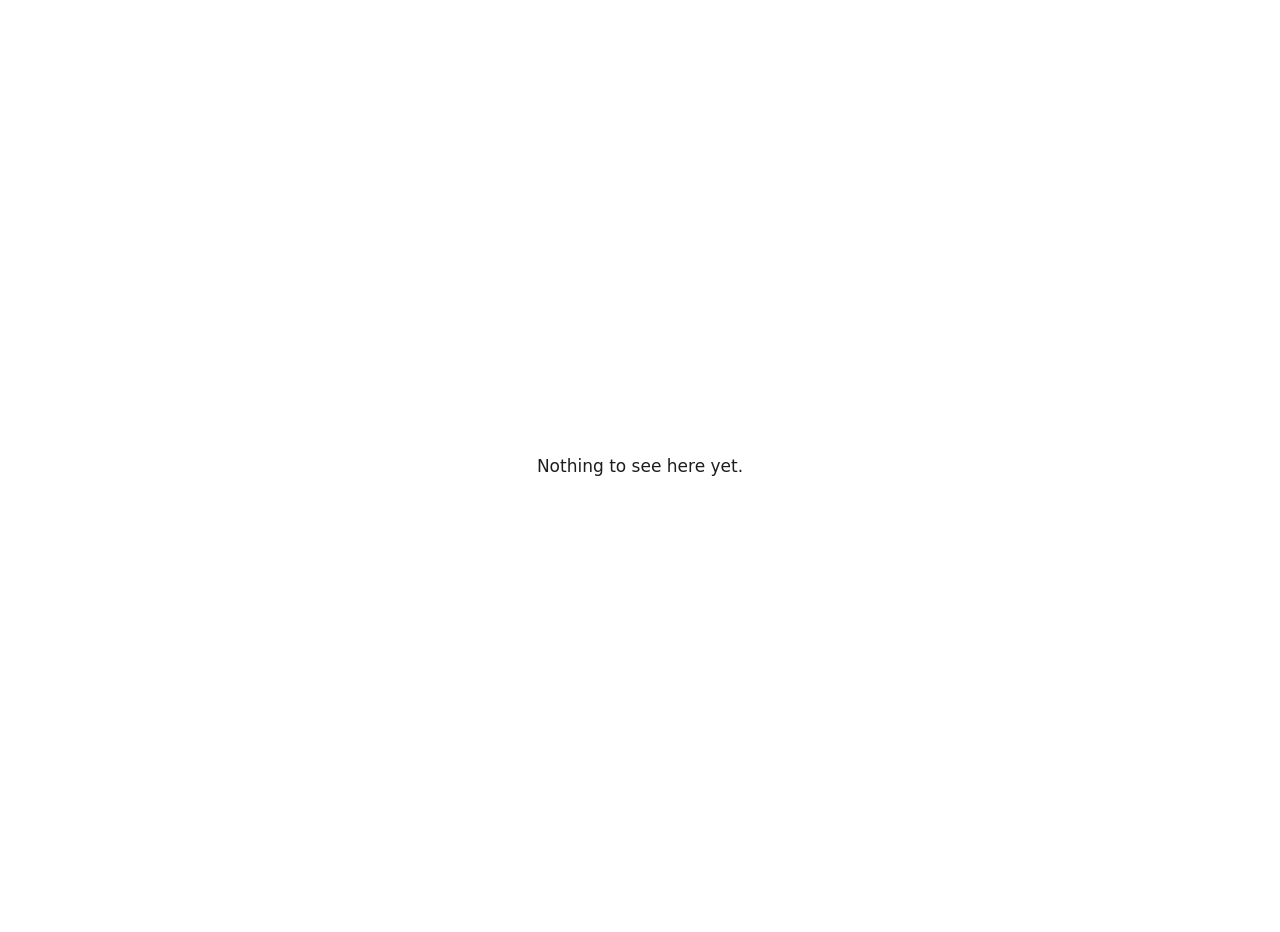
<file: index.html>
<!doctype html>
<html lang="en">
<head>
<meta charset="utf-8">
<meta name="viewport" content="width=device-width, initial-scale=1">
<meta name="robots" content="noindex, nofollow">
<title>Nothing to see here</title>
<style>
  :root{--paper:#fff;--ink:#1d1d1f;color-scheme:light}
  @media (prefers-color-scheme: dark){:root:not([data-theme="light"]){--paper:#18181a;--ink:#efeff2;color-scheme:dark}}
  :root[data-theme="dark"]{--paper:#18181a;--ink:#efeff2;color-scheme:dark}
  html,body{height:100%;margin:0}
  body{background:var(--paper);color:var(--ink);display:grid;place-items:center;padding:16px;
    font-family:system-ui,-apple-system,'Helvetica Neue',sans-serif;font-size:17px}
</style>
</head>
<body>
<p>Nothing to see here yet.</p>
</body>
</html>
</file>
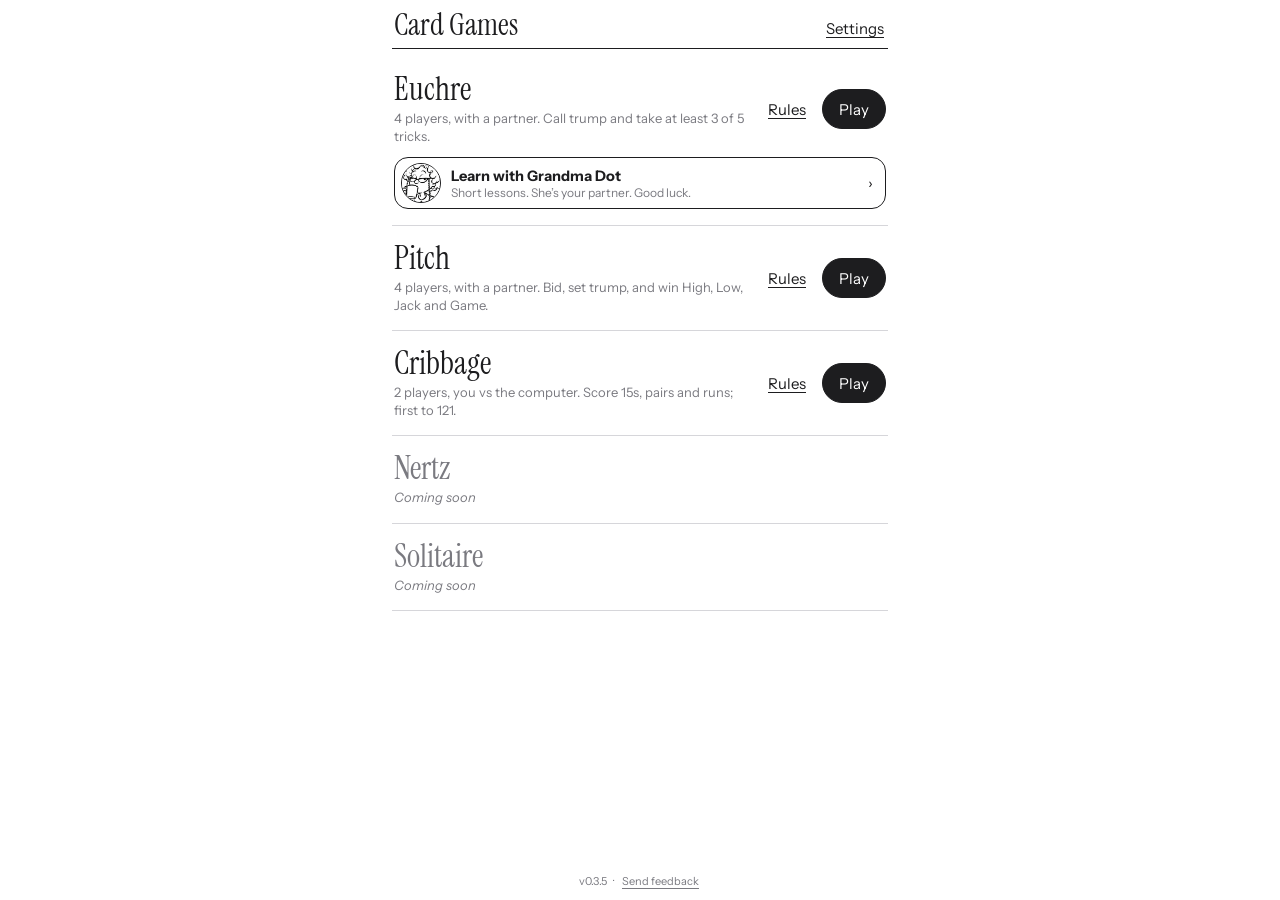
<file: p/bmuacrbv/index.html>
<!doctype html>
<html lang="en">
<head>
<meta charset="utf-8">
<meta name="viewport" content="width=device-width, initial-scale=1, viewport-fit=cover">
<meta name="robots" content="noindex, nofollow">
<meta name="apple-mobile-web-app-capable" content="yes">
<meta name="mobile-web-app-capable" content="yes">
<meta name="apple-mobile-web-app-title" content="Card Games">
<meta name="apple-mobile-web-app-status-bar-style" content="default">
<meta name="theme-color" content="#ffffff" media="(prefers-color-scheme: light)">
<meta name="theme-color" content="#18181a" media="(prefers-color-scheme: dark)">
<link rel="manifest" href="manifest.webmanifest">
<link rel="apple-touch-icon" href="apple-touch-icon.png">
<link rel="icon" type="image/png" sizes="192x192" href="icon-192.png">
<title>Card Games</title>
<script>/* Use the theme from the link right away, so the page doesn't flash the other theme first. */(function(){var m=/[#&]theme=(light|dark)(&|$)/.exec(location.hash);if(m)document.documentElement.dataset.theme=m[1];})();</script>
<link rel="preconnect" href="https://fonts.googleapis.com">
<link rel="preconnect" href="https://fonts.gstatic.com" crossorigin>
<link href="https://fonts.googleapis.com/css2?family=Instrument+Sans:wght@400;500;600&family=Instrument+Serif&display=swap" rel="stylesheet">
<link rel="stylesheet" href="../../shared/theme.css">
<link rel="stylesheet" href="../../shared/parts.css">
<style>
/* Game list: name and one line about it, then Rules and Play */
.top .link{font-size:15px;padding:6px 2px 2px}
.games{list-style:none;margin:8px 0 0;padding:0;flex:1}
.game{display:flex;align-items:center;gap:12px;padding:16px 2px;border-bottom:1.5px solid var(--faint)}
.gtext{flex:1;min-width:0;display:flex;flex-direction:column;gap:5px}
.game .gname{font-family:var(--serif);font-size:32px;line-height:1}
.game .about{font-size:13px;line-height:1.35;color:var(--muted)}
.gbtns{display:flex;align-items:center;gap:14px;flex:none}
/* Euchre's "Learn with Grandma Dot" button, full width under its row */
.game{flex-wrap:wrap}
.learn{flex-basis:100%;display:flex;align-items:center;gap:10px;border:1.5px solid var(--ink);border-radius:14px;padding:5px 12px 5px 6px;color:inherit;text-decoration:none;font-size:14.5px}
.learn:active{background:var(--faint)}
.learn .lfig{width:40px;height:40px;border-radius:50%;overflow:hidden;position:relative;background:#fff;border:1.2px solid var(--ink);flex:none}
.learn .lfig img{position:absolute;width:161%;max-width:none;left:-32%;top:-22%}
.learn .ltext{flex:1}
.learn small{display:block;color:var(--muted);font-size:12px}
.gbtns .link{font-size:15px}
.gbtns .btn{display:inline-flex;align-items:center;justify-content:center;text-decoration:none;min-width:64px}
.game.soon .gname{color:var(--muted)}
.game.soon .about{font-style:italic}
.sheet .done{display:flex;justify-content:center;margin-top:20px}
</style>
</head>
<body>
<div id="app">
  <header class="top">
    <h1 class="title" style="margin:0;font-weight:400">Card Games</h1>
    <button class="link" data-act="settings">Settings</button>
  </header>
  <ul class="games">
    <li class="game">
      <div class="gtext"><span class="gname">Euchre</span><span class="about">4 players, with a partner. Call trump and take at least 3 of 5 tricks.</span></div>
      <div class="gbtns"><button class="link" data-rules="euchre" aria-label="Euchre rules">Rules</button><a class="btn pri" href="euchre/" data-carry="euchre/" aria-label="Play Euchre">Play</a></div>
      <a class="learn" href="euchre/learn/" data-carry="euchre/learn/"><span class="lfig"><img src="euchre/learn/art/dot-sip.png" alt=""></span><span class="ltext"><b>Learn with Grandma Dot</b><small>Short lessons. She’s your partner. Good luck.</small></span><span aria-hidden="true">›</span></a>
    </li>
    <li class="game">
      <div class="gtext"><span class="gname">Pitch</span><span class="about">4 players, with a partner. Bid, set trump, and win High, Low, Jack and Game.</span></div>
      <div class="gbtns"><button class="link" data-rules="pitch" aria-label="Pitch rules">Rules</button><a class="btn pri" href="pitch/" data-carry="pitch/" aria-label="Play Pitch">Play</a></div>
    </li>
    <li class="game">
      <div class="gtext"><span class="gname">Cribbage</span><span class="about">2 players, you vs the computer. Score 15s, pairs and runs; first to 121.</span></div>
      <div class="gbtns"><button class="link" data-rules="cribbage" aria-label="Cribbage rules">Rules</button><a class="btn pri" href="cribbage/" data-carry="cribbage/" aria-label="Play Cribbage">Play</a></div>
    </li>
    <li class="game soon" aria-disabled="true">
      <div class="gtext"><span class="gname">Nertz</span><span class="about">Coming soon</span></div>
    </li>
    <li class="game soon" aria-disabled="true">
      <div class="gtext"><span class="gname">Solitaire</span><span class="about">Coming soon</span></div>
    </li>
  </ul>
  <div class="foot"><span id="ver"></span><span aria-hidden="true">·</span><a id="fb" href="mailto:contact@rugbyhubby.com">Send feedback</a></div>
</div>
<div id="sheet" hidden></div>
<script type="module" src="main.js"></script>
</body>
</html>
</file>
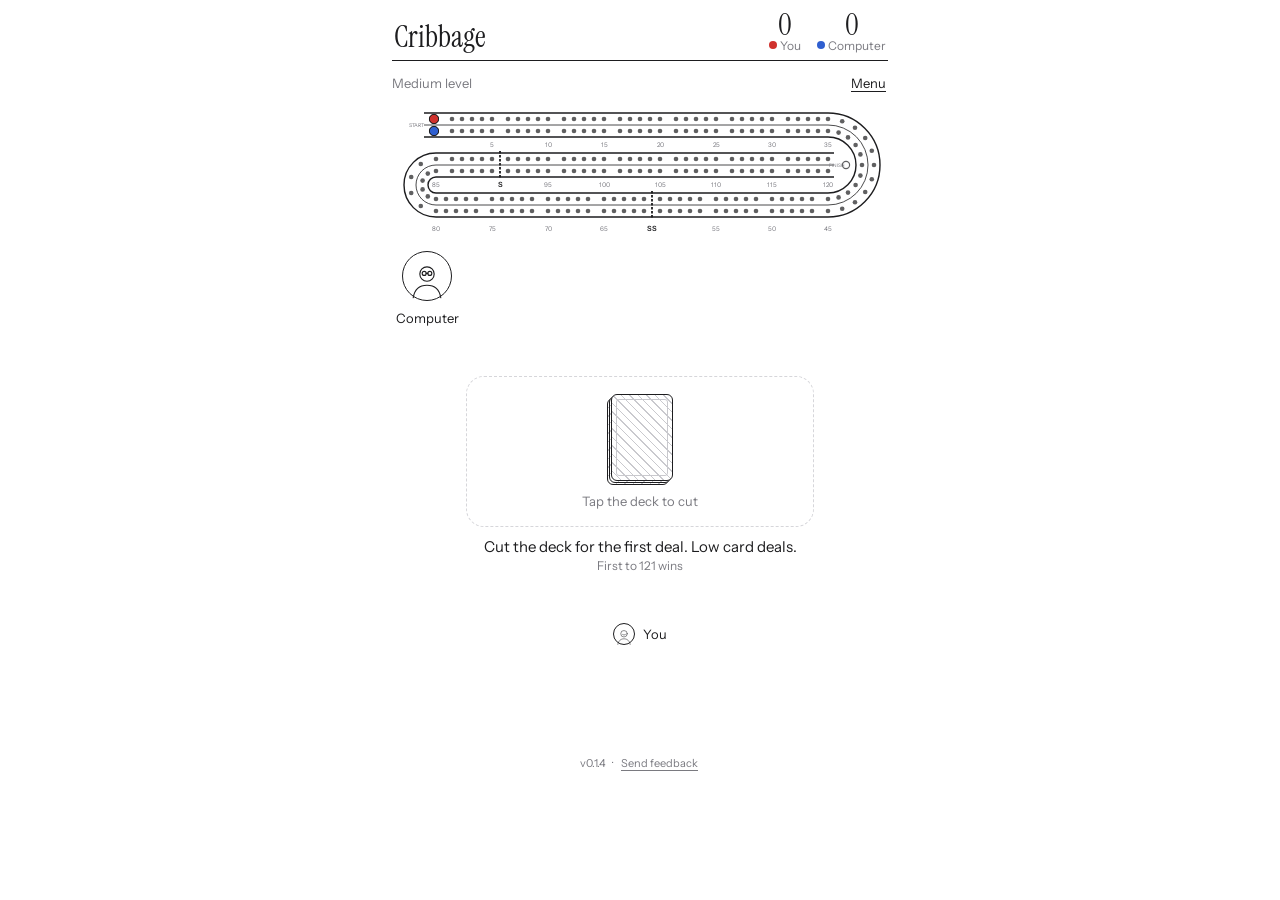
<file: p/bmuacrbv/cribbage/index.html>
<!doctype html>
<html lang="en">
<head>
<meta charset="utf-8">
<meta name="viewport" content="width=device-width, initial-scale=1, viewport-fit=cover">
<meta name="robots" content="noindex, nofollow">
<meta name="apple-mobile-web-app-capable" content="yes">
<meta name="mobile-web-app-capable" content="yes">
<meta name="apple-mobile-web-app-title" content="Cribbage">
<meta name="apple-mobile-web-app-status-bar-style" content="default">
<meta name="theme-color" content="#ffffff" media="(prefers-color-scheme: light)">
<meta name="theme-color" content="#18181a" media="(prefers-color-scheme: dark)">
<link rel="manifest" href="manifest.webmanifest">
<link rel="apple-touch-icon" href="apple-touch-icon.png">
<link rel="icon" type="image/png" sizes="192x192" href="icon-192.png">
<title>Cribbage</title>
<script>/* Use the theme from the link right away, so the page doesn't flash the other theme first. */(function(){var m=/[#&]theme=(light|dark)(&|$)/.exec(location.hash);if(m)document.documentElement.dataset.theme=m[1];})();</script>
<link rel="preconnect" href="https://fonts.googleapis.com">
<link rel="preconnect" href="https://fonts.gstatic.com" crossorigin>
<link href="https://fonts.googleapis.com/css2?family=Instrument+Sans:wght@400;500;600&family=Instrument+Serif&display=swap" rel="stylesheet">
<link rel="stylesheet" href="../../../shared/theme.css">
<link rel="stylesheet" href="../../../shared/parts.css">
<style>
/* Cribbage only: the board, the crib and starter, the pegging and counting area, muggins buttons */
.board-slot{margin:6px 0 0;color:var(--ink);min-height:calc(min(100vw,520px)*.26)}
.cboard svg{display:block;width:100%;height:auto;overflow:visible}
.cboard .num{fill:var(--muted)}
.cboard .sk{fill:var(--ink);font-weight:600}
.pdot{display:inline-block;width:8px;height:8px;border-radius:50%;margin-right:3px;vertical-align:1px}
/* One card size for the whole table: your hand, the Computer's cards, the deck, starter, crib, played cards. */
#app{--c:min(14.2vw,62px)}
#app .card{--cw:var(--c);--ch:calc(var(--c)*1.4)}
#app .card .ix{font-size:calc(var(--c)*.36);left:calc(var(--c)*.06)}
#app .card .ix i{font-size:calc(var(--c)*.24)}
#app .card .pip{font-size:calc(var(--c)*.44);right:calc(var(--c)*.08)}
#app .hand{gap:4px;min-height:calc(var(--c)*1.4 + 14px)}
/* Computer: avatar on the left, its cards face down beside it */
.opp{display:flex;align-items:center;gap:10px;padding:10px 0 4px;min-height:calc(var(--c)*1.4 + 14px)}
.opp .seat{width:70px;flex:none;margin:0}
.opp .seat .bubble{top:22px;left:100%;transform:translate(6px,-50%);z-index:3;animation:none}
.opp .seat .bubble::after{left:-4px;top:50%;bottom:auto;margin:-4px 0 0;border:4px solid transparent;border-left:0;border-right-color:var(--ink)}
.opp .seat .bubble.pts::after{border-right-color:var(--mark)}
.ofan{display:flex}
.ofan .card + .card{margin-left:calc(var(--c)*-.58)}
/* Deck and starter | pegging and counting | crib */
.mid{display:flex;gap:8px;align-items:stretch;margin:4px 0}
.side{width:calc(var(--c) + 4px);flex:none;display:flex;flex-direction:column;justify-content:center;align-items:center}
.pa{flex:1;min-width:0;container-type:inline-size;border:1.5px dashed var(--faint);border-radius:18px;min-height:calc(var(--c)*1.4 + 64px);
  display:flex;flex-direction:column;align-items:center;justify-content:center;gap:6px;padding:8px;position:relative}
.stk{display:flex;flex-direction:column;align-items:center;gap:5px;font:inherit;font-size:11px;line-height:1.2;text-align:center;color:var(--muted);background:none;border:0;padding:0}
.pile{position:relative;width:calc(var(--c) + 4px);height:calc(var(--c)*1.4 + 4px)}
.pile .card{position:absolute;left:0;top:4px}
.pile .card:nth-child(2){left:2px;top:2px}.pile .card:nth-child(3){left:4px;top:0}.pile .card:nth-child(4){left:4px;top:0}
.tapdeck{cursor:pointer}
.tapdeck.big{display:flex;flex-direction:column;align-items:center;gap:8px;border:0;background:none;font-size:13px;color:var(--muted)}
.cuts{display:flex;gap:28px}
.cuts .stk{font-size:12px}
/* Played cards: finished rounds face down on the left, this round fanned out */
.played{display:flex;align-items:center;gap:10px;max-width:100%;padding:6px 0}
.fanrow{display:flex}
.fanrow .card + .card{margin-left:calc(min(var(--c)*.62, (100cqw - 16px - var(--c)*(1 + var(--old,0)) - var(--old,0)*14px) / var(--k)) - var(--c))}
.played.has-old{--old:1}
.pc.you{transform:translateY(5px)}
.pc.them{transform:translateY(-5px)}
.cnt{font-size:13px;color:var(--muted)}
.cnt b{font-family:var(--serif);font-weight:400;font-size:24px;color:var(--ink);margin-left:4px}
.cl{font-size:12px;color:var(--muted)}
.cl small{font-size:11px}
.cards{display:flex;align-items:center}
.cards .card + .card{margin-left:calc(min(4px, (100cqw - 16px - var(--c)*4) / 3))}
.say{font-family:var(--serif);font-size:17px;text-align:center;line-height:1.25;min-height:44px;padding:0 4px}
.card.sel{outline:2.5px dashed var(--ink);outline-offset:2px}
.claims{display:flex;flex-wrap:wrap;gap:4px;justify-content:center}
.chip{border:1.2px solid var(--ink);border-radius:999px;padding:2px 9px;font-size:12px;background:none;cursor:pointer}
.chip.bad{text-decoration:line-through;color:var(--muted);border-color:var(--faint)}
.hint{font-size:12px;color:var(--muted);text-align:center;max-width:220px}
.btn.kind{padding:6px 11px;min-height:36px;font-size:14px}
.btn:disabled{opacity:.35;cursor:default}
.merow{position:relative;display:flex;justify-content:center;align-items:center;gap:14px;min-height:30px}
.bubble.pts,.seat .bubble{white-space:nowrap}
.bubble.pts{background:var(--mark);color:var(--mark-ink)}
.bubble.pts::after{border-top-color:var(--mark)}
.log{font-size:14px;line-height:1.7;text-align:center}
.log b{font-family:var(--serif);font-weight:400;font-size:20px;margin-left:6px}
.log small{display:block;font-size:11px;color:var(--muted);line-height:1.2;margin-bottom:4px}
.pa.skip{cursor:pointer}
.sheet .tally{display:block;margin-top:12px;padding-top:10px;border-top:1px solid var(--faint);font-size:13px;color:var(--muted)}
.sheet .tally b{display:block;color:var(--ink);font-size:15px;font-weight:600;margin-top:2px}
</style>
</head>
<body>
<div id="app"></div>
<div id="sheet" hidden></div>
<script type="module" src="main.js"></script>
</body>
</html>
</file>
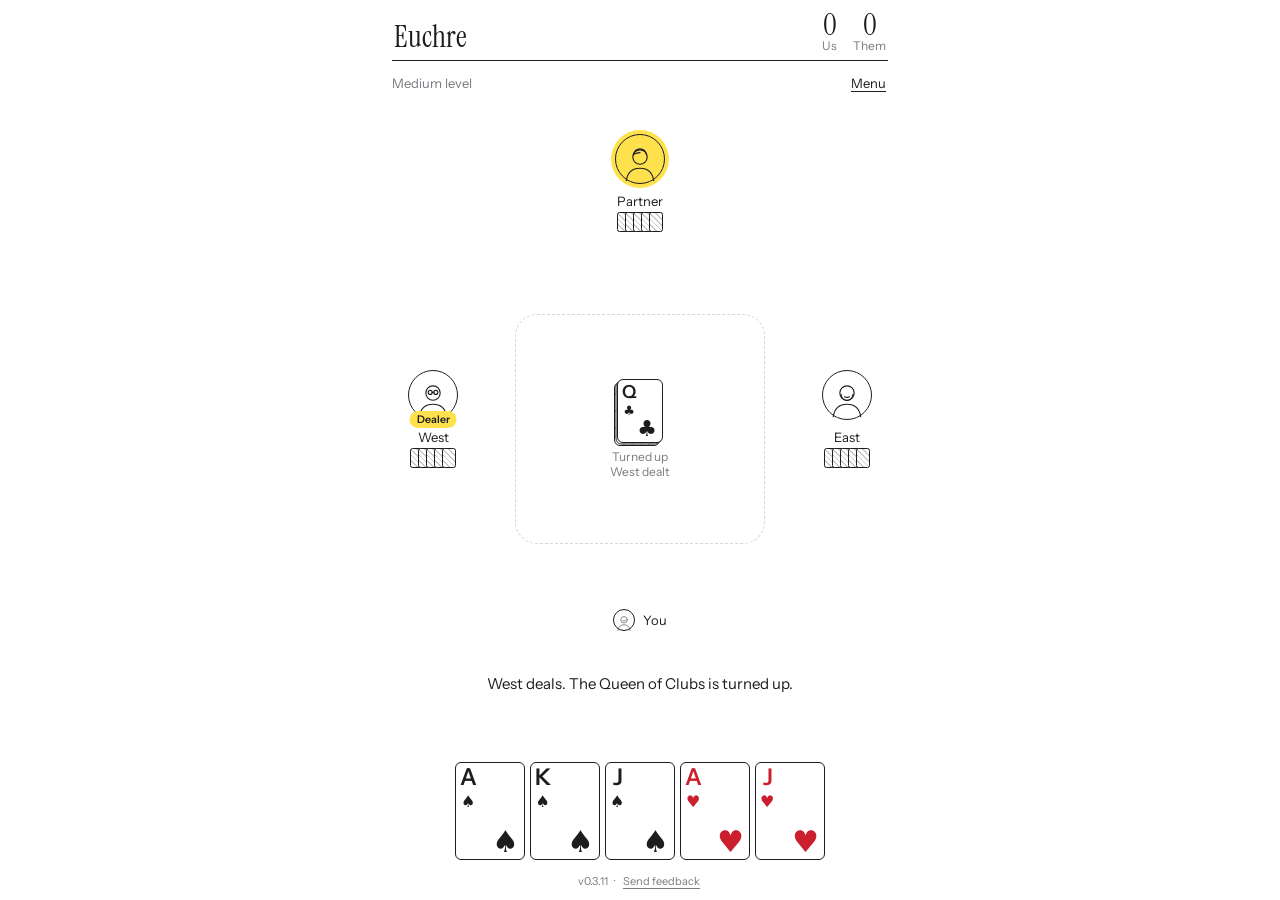
<file: p/bmuacrbv/euchre/index.html>
<!doctype html>
<html lang="en">
<head>
<meta charset="utf-8">
<meta name="viewport" content="width=device-width, initial-scale=1, viewport-fit=cover">
<meta name="robots" content="noindex, nofollow">
<meta name="apple-mobile-web-app-capable" content="yes">
<meta name="mobile-web-app-capable" content="yes">
<meta name="apple-mobile-web-app-title" content="Euchre">
<meta name="apple-mobile-web-app-status-bar-style" content="default">
<meta name="theme-color" content="#ffffff" media="(prefers-color-scheme: light)">
<meta name="theme-color" content="#18181a" media="(prefers-color-scheme: dark)">
<link rel="manifest" href="manifest.webmanifest">
<link rel="apple-touch-icon" href="apple-touch-icon.png">
<link rel="icon" type="image/png" sizes="192x192" href="icon-192.png">
<title>Euchre</title>
<script>/* Use the theme from the link right away, so the page doesn't flash the other theme first. */(function(){var m=/[#&]theme=(light|dark)(&|$)/.exec(location.hash);if(m)document.documentElement.dataset.theme=m[1];})();</script>
<link rel="preconnect" href="https://fonts.googleapis.com">
<link rel="preconnect" href="https://fonts.gstatic.com" crossorigin>
<link href="https://fonts.googleapis.com/css2?family=Instrument+Sans:wght@400;500;600&family=Instrument+Serif&display=swap" rel="stylesheet">
<link rel="stylesheet" href="../../../shared/theme.css">
<link rel="stylesheet" href="../../../shared/parts.css">
<style>
/* Euchre only: trump badge and the turned-up card pile in the center */
.trump{position:absolute;top:8px;left:10px;font-size:12px;color:var(--muted);line-height:1.3}
.trump b{display:block;font-family:var(--serif);font-weight:400;font-size:24px;color:var(--ink)}
.trump b.r{color:var(--red)}
.pile{position:absolute;left:50%;top:50%;transform:translate(-50%,-50%);display:flex;flex-direction:column;align-items:center;gap:6px}
.pile .stack{position:relative;width:var(--cw);height:var(--ch)}
.pile .stack .card{position:absolute;left:0;top:0}
.pile .stack .card:nth-child(1){transform:translate(-3px,3px)}
.pile .stack .card:nth-child(2){transform:translate(-1.5px,1.5px)}
.pile .cap{font-size:12px;color:var(--muted);text-align:center}
</style>
</head>
<body>
<div id="app"></div>
<div id="sheet" hidden></div>
<script type="module" src="main.js"></script>
</body>
</html>
</file>
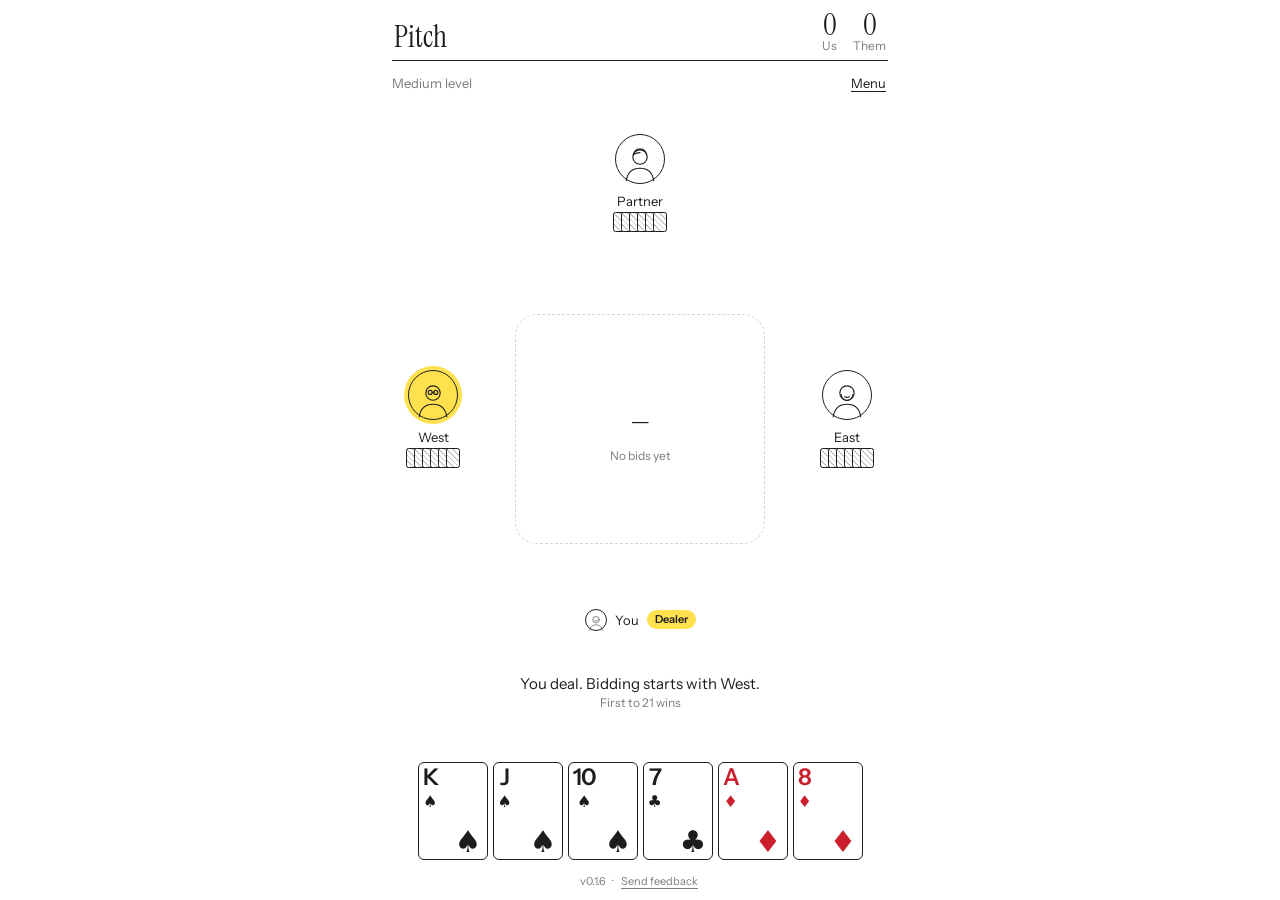
<file: p/bmuacrbv/pitch/index.html>
<!doctype html>
<html lang="en">
<head>
<meta charset="utf-8">
<meta name="viewport" content="width=device-width, initial-scale=1, viewport-fit=cover">
<meta name="robots" content="noindex, nofollow">
<meta name="apple-mobile-web-app-capable" content="yes">
<meta name="mobile-web-app-capable" content="yes">
<meta name="apple-mobile-web-app-title" content="Pitch">
<meta name="apple-mobile-web-app-status-bar-style" content="default">
<meta name="theme-color" content="#ffffff" media="(prefers-color-scheme: light)">
<meta name="theme-color" content="#18181a" media="(prefers-color-scheme: dark)">
<link rel="manifest" href="manifest.webmanifest">
<link rel="apple-touch-icon" href="apple-touch-icon.png">
<link rel="icon" type="image/png" sizes="192x192" href="icon-192.png">
<title>Pitch</title>
<script>/* Use the theme from the link right away, so the page doesn't flash the other theme first. */(function(){var m=/[#&]theme=(light|dark)(&|$)/.exec(location.hash);if(m)document.documentElement.dataset.theme=m[1];})();</script>
<link rel="preconnect" href="https://fonts.googleapis.com">
<link rel="preconnect" href="https://fonts.gstatic.com" crossorigin>
<link href="https://fonts.googleapis.com/css2?family=Instrument+Sans:wght@400;500;600&family=Instrument+Serif&display=swap" rel="stylesheet">
<link rel="stylesheet" href="../../../shared/theme.css">
<link rel="stylesheet" href="../../../shared/parts.css">
<style>
/* Pitch only: trump badge, the bid in the center, bid buttons, end-of-hand points */
.trump{position:absolute;top:8px;left:10px;font-size:12px;color:var(--muted);line-height:1.3}
.trump b{display:block;font-family:var(--serif);font-weight:400;font-size:24px;color:var(--ink)}
.trump b.r{color:var(--red)}
.pile{position:absolute;left:50%;top:50%;transform:translate(-50%,-50%);display:flex;flex-direction:column;align-items:center;gap:4px}
.pile .bigbid{font-family:var(--serif);font-size:48px;line-height:1}
.pile .cap{font-size:12px;color:var(--muted);text-align:center}
.btn.num{width:48px;padding:9px 0}
.sheet .pts{display:block;text-align:left;margin:0 0 12px;padding:8px 0;border-top:1px solid var(--faint);border-bottom:1px solid var(--faint)}
.sheet .pt{display:block;font-size:14px;line-height:1.6}
.sheet .pt b{display:inline-block;width:52px;font-weight:600}
.sheet .r{color:var(--red)}
</style>
</head>
<body>
<div id="app"></div>
<div id="sheet" hidden></div>
<script type="module" src="main.js"></script>
</body>
</html>
</file>
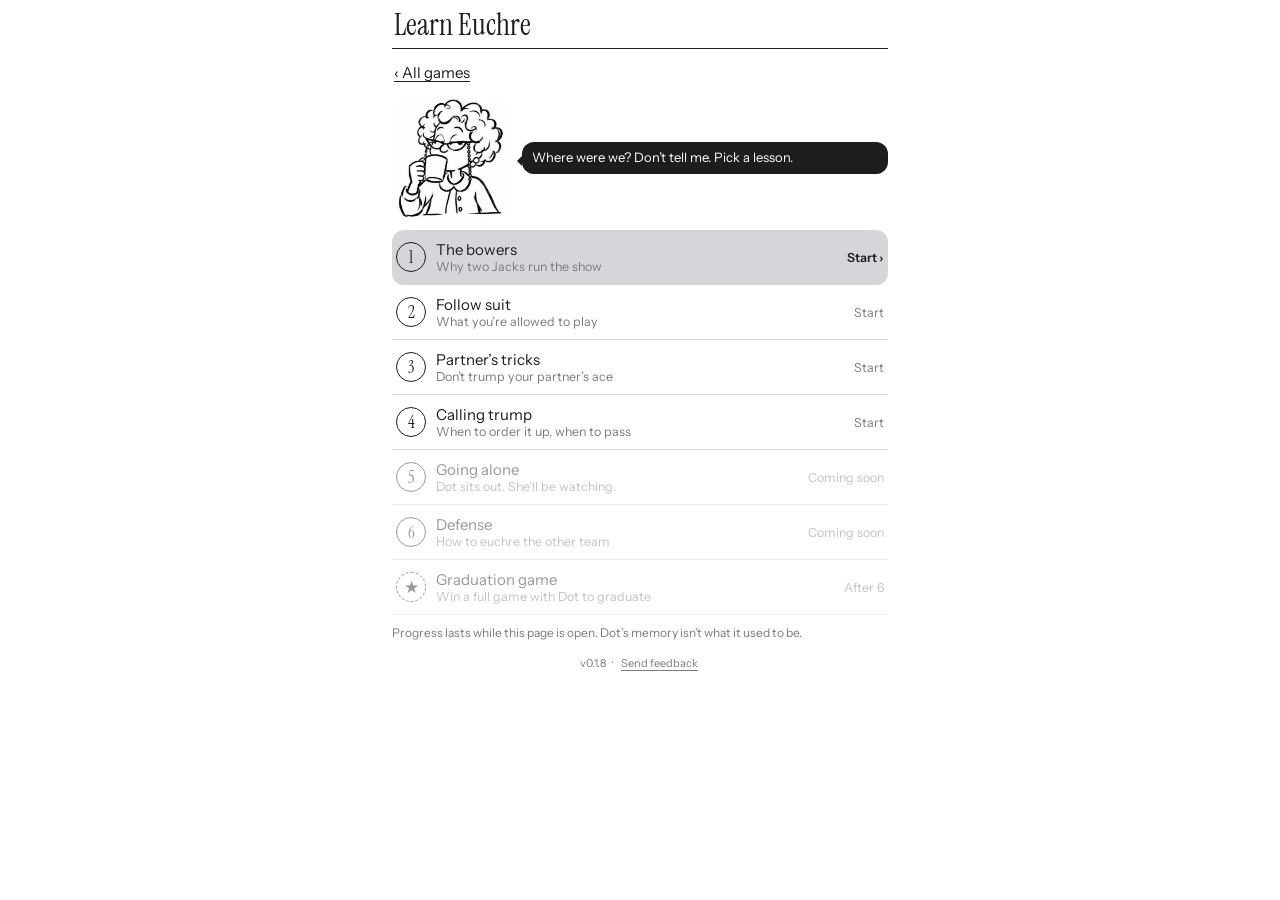
<file: p/bmuacrbv/euchre/learn/index.html>
<!doctype html>
<html lang="en">
<head>
<meta charset="utf-8">
<meta name="viewport" content="width=device-width, initial-scale=1, viewport-fit=cover">
<meta name="robots" content="noindex, nofollow">
<meta name="apple-mobile-web-app-capable" content="yes">
<meta name="mobile-web-app-capable" content="yes">
<meta name="apple-mobile-web-app-title" content="Learn Euchre">
<meta name="theme-color" content="#ffffff" media="(prefers-color-scheme: light)">
<meta name="theme-color" content="#18181a" media="(prefers-color-scheme: dark)">
<link rel="apple-touch-icon" href="../apple-touch-icon.png">
<link rel="icon" type="image/png" sizes="192x192" href="../icon-192.png">
<title>Learn Euchre with Grandma Dot</title>
<script>/* Use the theme from the link right away, so the page doesn't flash the other theme first. */(function(){var m=/[#&]theme=(light|dark)(&|$)/.exec(location.hash);if(m)document.documentElement.dataset.theme=m[1];})();</script>
<link rel="preconnect" href="https://fonts.googleapis.com">
<link rel="preconnect" href="https://fonts.gstatic.com" crossorigin>
<link href="https://fonts.googleapis.com/css2?family=Instrument+Sans:wght@400;500;600&family=Instrument+Serif&display=swap" rel="stylesheet">
<link rel="stylesheet" href="../../../../shared/theme.css">
<link rel="stylesheet" href="../../../../shared/parts.css">
<style>
/* From Euchre: trump badge and the turned-up card pile in the center */
.trump{position:absolute;top:8px;left:10px;font-size:12px;color:var(--muted);line-height:1.3}
.trump b{display:block;font-family:var(--serif);font-weight:400;font-size:24px;color:var(--ink)}
.trump b.r{color:var(--red)}
.pile{position:absolute;left:50%;top:50%;transform:translate(-50%,-50%);display:flex;flex-direction:column;align-items:center;gap:6px}
.pile .stack{position:relative;width:var(--cw);height:var(--ch)}
.pile .stack .card{position:absolute;left:0;top:0}
.pile .stack .card:nth-child(1){transform:translate(-3px,3px)}
.pile .stack .card:nth-child(2){transform:translate(-1.5px,1.5px)}
.pile .cap{font-size:12px;color:var(--muted);text-align:center}

/* ---------- Learn with Grandma Dot ---------- */
/* Face-up lessons: pack the side hands tighter and use a shorter middle. */
.table.faceup .center{height:clamp(150px,22vh,200px)}
.table.faceup .upfan.v .card + .card{margin-top:-21px}
.table.faceup .dotseat .upfan{margin-top:1px}
.paper{fill:var(--paper)}

/* lesson picker */
.controls a.link{color:inherit;font-size:15px}
.greet{display:grid;grid-template-columns:120px 1fr;gap:10px;align-items:center;margin:8px 0 6px}
.dotbig img{display:block;width:100%;border-radius:14px;background:#fff}
.say{position:relative;background:var(--ink);color:var(--paper);font-size:13px;line-height:1.35;padding:7px 10px;border-radius:12px}
/* Dot's bubble pops in only when she says something new (not on every redraw). */
.greet .say,.dotseat .say.fresh{animation:sayin .25s ease-out}
/* The other players' "Pass" bubbles: no pop on every redraw either. */
.seat .bubble{animation:none}
.greet .say::before,.dotseat .say::before{content:"";position:absolute;left:-5px;top:14px;border:5px solid transparent;border-left:0;border-right-color:var(--ink)}
@keyframes sayin{from{opacity:0;transform:scale(.92)}}
.lessons{list-style:none;margin:6px 0 0;padding:0}
.lesson{display:flex;align-items:center;gap:10px;width:100%;padding:10px 4px;border:0;border-bottom:1px solid var(--faint);background:none;color:inherit;font:inherit;text-align:left;cursor:pointer}
.lesson .n{width:30px;height:30px;border:1.5px solid var(--ink);border-radius:50%;display:grid;place-items:center;font-family:var(--serif);font-size:17px;flex:none}
.lesson .t{flex:1;font-size:15px}
.lesson small{display:block;color:var(--muted);font-size:12.5px}
.lesson em{font-style:normal;font-size:12.5px;color:var(--muted)}
.lesson.done .n{background:var(--ink);color:var(--paper)}
.lesson.next{background:var(--faint);border-radius:12px}
.lesson.next em{color:var(--ink);font-weight:600}
.lesson.soon{opacity:.45;cursor:default}
.lesson .star{border-style:dashed}
.fine{font-size:12px;color:var(--muted);margin:10px 0}

/* lesson bar */
.lbar{display:flex;align-items:center;gap:7px;border:1.5px solid var(--faint);border-radius:12px;padding:4px 5px 4px 10px;font-size:12.5px;margin:2px 0 0}
.lbar .pr{display:flex;gap:3px}
.lbar .pr i{width:7px;height:7px;border-radius:50%;border:1.2px solid var(--ink)}
.lbar .pr i.on{background:var(--ink)}
.lbar .grow{flex:1}
.pill{border:1.5px solid var(--ink);border-radius:99px;padding:4px 10px;font-size:12.5px;background:none;color:inherit;font-family:inherit;white-space:nowrap;cursor:pointer}
.pill:disabled{opacity:.35;cursor:default}

/* Dot in the Partner seat: napkin and mug on her left, speech bubble on her right */
.dotseat{position:relative;display:flex;flex-direction:column;align-items:center;gap:2px;margin:0 auto;width:90px}
.dfig{width:50px;height:50px;border-radius:50%;border:1.5px solid var(--ink);overflow:hidden;position:relative;background:#fff;padding:0;cursor:pointer}
.dfig img.crop{position:absolute;width:161%;max-width:none;left:-32%;top:-22%}
.dotseat.turn .dfig{box-shadow:0 0 0 4px var(--mark)}
.dfig.askme{animation:askme 1.2s ease-in-out infinite}
@keyframes askme{50%{box-shadow:0 0 0 6px var(--mark)}}
.dname{font-size:13px;display:flex;gap:4px;align-items:center;margin-top:3px;white-space:nowrap}
.dotseat .props{position:absolute;right:calc(100% + 6px);top:6px;display:flex;align-items:flex-end;gap:5px;color:var(--ink)}
.napkin{width:38px;height:32px}
.mug{width:20px}
.napkin .new{stroke-dasharray:20;stroke-dashoffset:20;animation:draw .5s .9s forwards;stroke-width:2.2}
@keyframes draw{to{stroke-dashoffset:0}}
.dotseat .say{position:absolute;left:calc(100% + 8px);top:0;width:max-content;max-width:min(150px,calc(50vw - 62px));z-index:4}
.dotseat .say.why{background:var(--paper);color:var(--ink);border:1.5px dashed var(--ink)}
.upfan{display:flex;gap:2px;margin-top:2px}
.upfan.v{flex-direction:column;gap:0}
.upfan.v .card + .card{margin-top:-20px}
.card.sm{--cw:24px;--ch:33px;padding:0;border-radius:3px}
.card.sm .ix{font-size:11px;left:2px;top:2px}.card.sm .ix i{font-size:9px}
.card.sm .pip{display:none}
.card.glow{box-shadow:0 0 0 3px var(--mark)}
.banner{position:absolute;left:50%;bottom:10px;transform:translateX(-50%);background:var(--mark);color:var(--mark-ink);font-weight:600;padding:4px 12px;border-radius:99px;font-size:12.5px;white-space:nowrap;z-index:3}

/* Next: small, on the right */
.nextrow{width:100%;display:flex;justify-content:flex-end}
.pill.next{font-size:14px;padding:6px 16px;background:var(--ink);color:var(--paper);border-color:var(--ink)}
/* Hint while bidding: the button Dot would press */
.btn.hinted{box-shadow:0 0 0 3px var(--mark)}
/* your hand: hint arrow, wrong-card shake */
.hc{position:relative;display:flex}
.hc .arrow{position:absolute;left:50%;top:-30px;margin-left:-8px;font-size:24px;line-height:1;color:var(--ink);animation:bob .8s ease-in-out infinite}
@keyframes bob{50%{transform:translateY(-5px)}}
.card.shake{animation:shake .35s}
@keyframes shake{25%{transform:translateX(-5px)}75%{transform:translateX(5px)}}

/* Lesson 1: the trump ladder, Jacks jump to the top */
.ladder{position:absolute;left:8px;right:8px;top:64px;height:80px;z-index:2}
.ladder .lab{position:absolute;left:0;top:-17px;font-size:11px;color:var(--muted)}
.lcard{position:absolute;left:calc(var(--x) * 27px);top:calc(var(--y) * 28px);width:24px;height:33px;border:1.5px solid #1d1d1f;border-radius:3px;background:#fff;color:#1d1d1f;font:600 11px/1 var(--sans);padding:2px;transition:left .8s cubic-bezier(.3,1.5,.5,1),top .8s cubic-bezier(.3,1.5,.5,1)}
.lcard i{display:block;font-style:normal;font-size:9px;font-weight:400}
.lcard.r{color:var(--red)}
.ladder.go .lcard{left:calc(var(--ex) * 27px);top:0}
.ladder.go .lcard.jack{animation:hop .8s ease-out;box-shadow:0 0 0 3px var(--mark)}
@keyframes hop{40%{transform:translateY(-24px) rotate(-8deg)}}
.ladder .boss{position:absolute;left:0;top:38px;font-size:10.5px;color:var(--muted);opacity:0;transition:opacity .4s .8s}
.ladder.go .boss{opacity:1}

/* effects layer above the table: rule card, napkin, kitchen */
#fx{position:fixed;inset:0;pointer-events:none;z-index:30}
.rule{position:absolute;right:0;top:46%;width:210px;background:var(--paper);color:var(--ink);border:1.5px solid var(--ink);border-right:0;border-radius:12px 0 0 12px;padding:9px 12px;font-size:13px;transform:translateX(105%);transition:transform .45s ease}
.rule b{display:block;font-size:11.5px;letter-spacing:.05em;text-transform:uppercase;margin-bottom:2px}
.rule.in{transform:translateX(0)}
.napshow{position:absolute;left:50%;top:44%;text-align:center;transform:translate(-50%,-50%);animation:napin 3.4s ease forwards;color:var(--ink)}
.napshow svg{width:262px;filter:drop-shadow(0 3px 8px rgba(0,0,0,.25))}
.napshow .new{stroke-dasharray:40;stroke-dashoffset:40;animation:draw .5s .8s forwards}
.napshow .newt{opacity:0;animation:fadeto .4s 1.2s forwards}
.napshow .ncap{display:inline-block;font:600 20px 'Bradley Hand','Segoe Print','Comic Sans MS',cursive;margin-top:4px;color:var(--paper);background:var(--ink);padding:2px 14px;border-radius:99px}
@keyframes fadeto{to{opacity:1}}
@keyframes napin{0%{opacity:0;transform:translate(-120%,-160%) scale(.18)}14%{opacity:1;transform:translate(-50%,-50%) scale(1)}84%{opacity:1;transform:translate(-50%,-50%) scale(1)}100%{opacity:0;transform:translate(-120%,-160%) scale(.18)}}
.kitchen{position:absolute;inset:0;background:var(--paper);color:var(--ink);display:flex;flex-direction:column;align-items:center;justify-content:center;gap:10px;padding:20px;pointer-events:auto;cursor:pointer}
.kitchen{animation:kin .4s}
@keyframes kin{from{opacity:0}}
.kitchen svg{width:100%;max-width:340px}
.kitchen .why{border:1.5px solid var(--ink);border-radius:10px;padding:6px 12px;font-size:14px;text-align:center;max-width:300px}
.kitchen .why b{display:block;font-size:11px;letter-spacing:.06em;text-transform:uppercase;color:var(--muted);font-weight:600}
.kitchen .kdot{width:160px;margin-top:-6px}
.kitchen .kdot img{display:block;width:100%;border-radius:12px;background:#fff}
.kitchen .kline{font:400 20px var(--serif);text-align:center;min-height:52px;max-width:320px}
.kitchen .kprog{width:70%;height:4px;background:var(--faint);border-radius:2px;overflow:hidden}
.kitchen .kprog i{display:block;height:100%;background:var(--ink);width:0;animation:fill var(--kms,3000ms) linear forwards}
@keyframes fill{to{width:100%}}
.kitchen .kskip{font-size:12px;color:var(--muted)}

/* sheets: leaving, lesson done */
.dotsheet .dotpic{width:120px;margin:0 auto 6px}
.dotsheet .dotpic img{display:block;width:100%;border-radius:12px;background:#fff}
.dotsheet .sayline{font:400 19px/1.3 var(--serif);margin:4px 0 12px}
.ask-btns{display:flex;gap:8px;justify-content:center;flex-wrap:wrap}
</style>
</head>
<body>
<div id="app"></div>
<div id="fx" aria-live="polite"></div>
<div id="sheet" hidden></div>
<script type="module" src="main.js"></script>
</body>
</html>
</file>
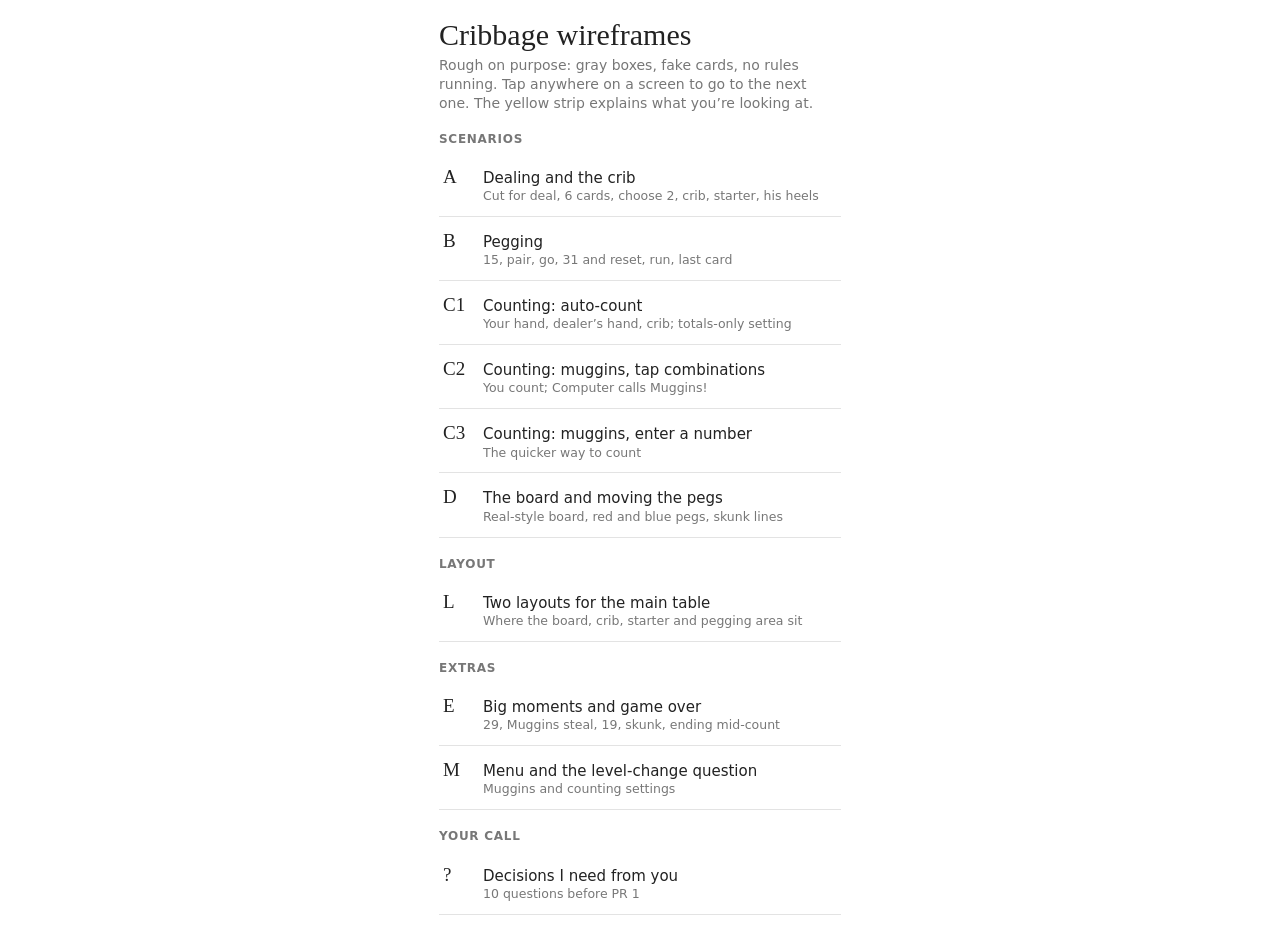
<file: p/bmuacrbv/wireframes/cribbage/index.html>
<!doctype html>
<html lang="en">
<head>
<meta charset="utf-8">
<meta name="viewport" content="width=device-width, initial-scale=1, viewport-fit=cover">
<meta name="robots" content="noindex, nofollow">
<title>Cribbage wireframes</title>
<!--
  Cribbage wireframes (Step 0). Deliberately rough: gray boxes, card outlines,
  fake data, tap to advance. No game rules run here, and nothing is saved.
  Not linked from the game list, not cached for offline. Delete once Cribbage ships.
-->
<style>
:root{color-scheme:light;--ink:#222;--mute:#777;--line:#bbb;--fill:#e6e6e6;--mark:#ffe14d}
*{box-sizing:border-box}
html,body{margin:0;height:100%;background:#fff;color:var(--ink);font:15px/1.35 system-ui,-apple-system,sans-serif;-webkit-tap-highlight-color:transparent}
button{font:inherit;color:inherit}
#app{max-width:430px;margin:0 auto;min-height:100%;display:flex;flex-direction:column;padding-bottom:env(safe-area-inset-bottom)}
.serif{font-family:Georgia,serif}

/* wireframe chrome (not part of the design) */
.bar{position:sticky;top:0;z-index:20;display:flex;align-items:center;gap:8px;background:#333;color:#fff;padding:calc(env(safe-area-inset-top) + 8px) 10px 8px;font-size:13px}
.bar button{background:none;border:1px solid #888;border-radius:6px;color:#fff;padding:3px 9px;font-size:13px}
.bar .where{flex:1;text-align:center;white-space:nowrap;overflow:hidden;text-overflow:ellipsis}
.cap{background:#fff7cc;border-bottom:1px solid #e3cf63;padding:8px 12px;font-size:13.5px;min-height:56px}
.cap .covers{display:block;margin-top:4px;font-size:12.5px;color:#6a5a00}
.cap .tap{display:block;margin-top:3px;font-size:11.5px;color:#998}

/* home */
.home{padding:14px 14px 30px}
.home h1{font:400 30px Georgia,serif;margin:4px 0 2px}
.home p{margin:4px 0 12px;color:var(--mute);font-size:14px}
.home h2{font-size:12px;text-transform:uppercase;letter-spacing:.06em;color:var(--mute);margin:18px 0 6px}
.home a{display:flex;gap:10px;align-items:baseline;padding:11px 4px;border-bottom:1px solid #e3e3e3;color:inherit;text-decoration:none}
.home a b{width:30px;flex:none;font-family:Georgia,serif;font-weight:400;font-size:19px}
.home a span{flex:1}
.home a small{display:block;color:var(--mute);font-size:12.5px}

/* the phone table */
.ph{flex:1;display:flex;flex-direction:column;padding:4px 12px 8px;position:relative;overflow:hidden;min-height:620px}
.hd{display:flex;justify-content:space-between;align-items:flex-end;border-bottom:1.5px solid var(--ink);padding:2px 0 5px}
.hd .t{font:400 25px Georgia,serif}
.hd .s{display:flex;gap:14px}
.hd .s div{text-align:center;line-height:1}
.hd .s b{display:block;font:400 25px Georgia,serif}
.hd .s span{font-size:11px;color:var(--mute)}
.ctl{display:flex;justify-content:space-between;font-size:12px;color:var(--mute);padding:4px 0 2px}
.ctl u{color:var(--ink)}
.top{display:flex;align-items:center;gap:10px;min-height:62px;position:relative}
.seat{display:flex;align-items:center;gap:8px;position:relative}
.av{width:40px;height:40px;border:1.5px solid var(--ink);border-radius:50%;background:var(--fill);display:grid;place-items:center;font-size:10px;flex:none}
.turn .av,.me.turn .dot{background:var(--mark)}
.nm{font-size:13px;display:flex;gap:5px;align-items:center}
.chip{background:var(--mark);border-radius:99px;font-size:10px;padding:1px 6px;font-weight:600}
.fan{display:flex;margin-top:3px;height:18px}
.mini{width:12px;height:18px;border:1.2px solid var(--ink);border-radius:2px;background:var(--fill);margin-left:-5px}
.mini:first-child{margin-left:0}
.bub{position:absolute;left:30px;top:-6px;transform:translateY(-100%);background:var(--ink);color:#fff;font-size:12px;padding:2px 9px;border-radius:10px;white-space:nowrap;z-index:3}
.bub.pts{background:var(--mark);color:var(--ink);font-weight:600;border:1.5px solid var(--ink)}
.me{display:flex;align-items:center;gap:7px;font-size:13px;min-height:26px;position:relative}
.me .dot{width:22px;height:22px;border:1.5px solid var(--ink);border-radius:50%;background:var(--fill)}
.me .bub{left:12px}
.grow{flex:1}

.cd{width:44px;height:62px;border:1.5px solid var(--ink);border-radius:5px;background:#fff;position:relative;font:16px Georgia,serif;padding:3px 4px;flex:none;line-height:1;transition:transform .15s}
.cd.r{color:#c22}
.cd .p{position:absolute;right:4px;bottom:3px;font-size:18px}
.cd.bk{background:repeating-linear-gradient(45deg,#c9c9c9 0 1px,#f4f4f4 1px 5px)}
.cd.sm{width:32px;height:45px;font-size:13px;padding:2px 3px;border-radius:4px}
.cd.sm .p{font-size:13px;right:3px;bottom:2px}
.cd.hl{box-shadow:0 0 0 3px var(--mark);background:#fff6bf}
.cd.up{transform:translateY(-10px);box-shadow:0 0 0 3px var(--mark)}
.cd.dim{opacity:.3}
.cd.sel{outline:2.5px dashed var(--ink);outline-offset:2px}
.pile{position:relative;width:36px;height:49px}
.pile .cd{position:absolute;left:0;top:0}
.pile .cd:nth-child(2){left:2px;top:-2px}.pile .cd:nth-child(3){left:4px;top:-4px}.pile .cd:nth-child(4){left:6px;top:-6px}
.stk{display:flex;flex-direction:column;align-items:center;gap:3px;font-size:11px;color:var(--mute)}
.stk.hlx .pile .cd:last-child{box-shadow:0 0 0 3px var(--mark)}

.mid{display:flex;align-items:stretch;gap:8px;margin:6px 0;position:relative}
.side{display:flex;flex-direction:column;justify-content:center;gap:10px;align-items:center;width:46px}
.pa{flex:1;border:1.5px dashed var(--line);border-radius:14px;min-height:150px;display:flex;flex-direction:column;align-items:center;justify-content:center;gap:6px;padding:8px 4px;position:relative}
.played{display:flex;align-items:center;height:62px}
.played .cd{margin-left:-14px}
.played .cd:first-child{margin-left:0}
.played .cd.cpu{transform:translateY(-7px)}
.played .cd.you{transform:translateY(7px)}
.played .sep{width:12px}
.cnt{font-size:13px;color:var(--mute)}
.cnt b{font:400 22px Georgia,serif;color:var(--ink)}
.rows2{display:flex;flex-direction:column;gap:6px;width:100%;align-items:center}
.rows2 .lab{font-size:10px;color:var(--mute);align-self:flex-start;margin-left:6px}

.msg{text-align:center;font-size:14px;min-height:22px;padding:2px 4px}
.acts{display:flex;justify-content:center;gap:8px;min-height:40px;align-items:center;flex-wrap:wrap}
.btn{border:1.5px solid var(--ink);border-radius:99px;background:#fff;padding:7px 14px;font-size:14px}
.btn.pri{background:var(--ink);color:#fff}
.btn.off{opacity:.35}
.hand{display:flex;justify-content:center;gap:4px;padding:10px 0 4px;min-height:86px}
.hand .cd{width:min(14.5vw,54px);height:calc(min(14.5vw,54px)*1.4);font-size:19px}
.hand .cd .p{font-size:22px}
.foot{text-align:center;font-size:10.5px;color:var(--mute)}
.dealt{animation:deal .35s ease-out backwards}
@keyframes deal{from{opacity:0;transform:translateY(-40px) rotate(-8deg)}}

/* board */
.board svg{display:block;width:100%;height:auto}
.strip{margin:2px 0}
.big-board svg{width:100%;height:auto;max-height:520px}
.l2grid{display:grid;grid-template-columns:1fr 80px;gap:6px;flex:1;min-height:0}
.vboard{display:flex;justify-content:center;align-items:flex-start}
.vboard svg{width:auto;height:330px}

/* counting */
.cl{font-size:12px;color:var(--mute)}
.cards{display:flex;gap:4px;align-items:center}
.cards .gap{width:10px}
.say{font:400 17px Georgia,serif;text-align:center;min-height:44px;padding:0 6px}
.say b{font-weight:400;background:var(--mark);padding:0 4px;border-radius:3px}
.claims{display:flex;flex-wrap:wrap;gap:4px;justify-content:center;font-size:12px}
.claims span{border:1px solid var(--ink);border-radius:99px;padding:1px 8px}
.step{display:flex;align-items:center;gap:10px}
.step .btn{width:40px;padding:6px 0}
.step b{font:400 30px Georgia,serif;width:46px;text-align:center}

/* sheets and celebrations */
.ov{position:absolute;inset:0;background:rgba(0,0,0,.35);display:grid;place-items:center;z-index:8}
.sheet{background:#fff;border:1.5px solid var(--ink);border-radius:16px;padding:18px;width:88%;text-align:center}
.sheet h2{font:400 30px Georgia,serif;margin:0 0 6px}
.sheet p{margin:0 0 12px;font-size:14px}
.sheet .set{text-align:left;font-size:13px}
.sheet .set h3{font-size:12.5px;margin:12px 0 5px}
.seg{display:flex;border:1.5px solid var(--ink);border-radius:99px;overflow:hidden}
.seg span{flex:1;text-align:center;padding:5px 0;font-size:13px}
.seg span.on{background:var(--ink);color:#fff}
.note{font-size:11.5px;color:var(--mute);margin-top:4px}
.cele{position:absolute;inset:0;z-index:9;display:grid;place-items:center;background:rgba(255,255,255,.88);animation:fade .3s}
.cele .in{text-align:center;animation:boom .5s cubic-bezier(.2,1.4,.4,1)}
.cele svg{width:220px;height:220px;display:block;margin:0 auto -150px}
.cele .big{font:400 92px Georgia,serif;line-height:1;position:relative}
.cele .big.word{font-size:56px}
.cele .c1{font-size:17px;margin-top:62px}
.cele .c2{font-size:12.5px;color:var(--mute);margin-top:6px}
.cele.small svg{width:160px;height:160px;margin-bottom:-115px}
@keyframes fade{from{opacity:0}}
@keyframes boom{from{transform:scale(.6);opacity:0}}
@media (prefers-reduced-motion: reduce){*{animation:none!important;transition:none!important}}
</style>
</head>
<body>
<div id="app"></div>
<script>
// ---------- tiny helpers ----------
const SYM = { S: '♠', H: '♥', C: '♣', D: '♦' };
const rk = id => id.slice(0, -1), st = id => id.slice(-1);
const card = (id, cls = '') => {
  if (id === 'bk') return `<div class="cd bk ${cls}"></div>`;
  const red = st(id) === 'H' || st(id) === 'D' ? ' r' : '';
  return `<div class="cd${red} ${cls}" data-id="${id}">${rk(id)}<br>${SYM[st(id)]}<span class="p">${SYM[st(id)]}</span></div>`;
};
const backs = n => Array.from({ length: n }, () => card('bk', 'sm')).join('');
const minis = n => '<div class="mini"></div>'.repeat(n);

// ---------- the board: a real-style racetrack, one lane per player ----------
// Drawn standing up: 1-35 up the left, around the top (36-44), 45-80 down the right,
// around the bottom (81-84), then 85-120 up the middle to Finish (121).
// Lying across the table it's the same drawing turned a quarter turn (Start on the left).
const BD = { Lc: 10, Mc: 30, Rc: 50, Y0: 30, dy: 5, G: 3, W: 68, H: 248 };
const YB = BD.Y0 + 35 * BD.dy + 7 * BD.G;                  // bottom of the right and middle columns
const yL = n => BD.Y0 + (35 - n) * BD.dy + (6 - Math.floor((n - 1) / 5)) * BD.G;
const yR = n => BD.Y0 + (n - 45) * BD.dy + (n <= 45 ? 0 : Math.floor((n - 46) / 5) + 1) * BD.G;
const yM = n => YB - (n - 85) * BD.dy - (n <= 85 ? 0 : Math.floor((n - 86) / 5) + 1) * BD.G;
const COLOR = { you: '#d0312d', cpu: '#2f5fd0' };          // you red, Computer blue
const LANE = { you: 0, cpu: 1 };                            // 0 = outer lane
function holeUp(n, lane) {                                  // position on the upright board
  const d = lane ? 3 : -3;
  if (n <= 0) return [BD.Lc + d, yL(1) + 9];
  if (n <= 35) return [BD.Lc + d, yL(n)];
  if (n <= 44) { const t = Math.PI - (n - 35) * Math.PI / 10, r = 20 - d; return [30 + r * Math.cos(t), BD.Y0 - r * Math.sin(t)]; }
  if (n <= 80) return [BD.Rc - d, yR(n)];
  if (n <= 84) { const t = -(n - 80) * Math.PI / 5, r = 10 - d; return [40 + r * Math.cos(t), YB - r * Math.sin(t)]; }
  if (n <= 120) return [BD.Mc + d, yM(n)];
  return [BD.Mc, BD.Y0 - 9];
}
const holeXY = (n, lane, across) => { const [x, y] = holeUp(n, lane); return across ? [BD.H - y, x] : [x, y]; };
const r1 = v => Math.round(v * 10) / 10;

// b = { you:[back,front], cpu:[back,front], move:{who, to} }; across = lying sideways
function boardSVG(b, across = true) {
  const P = (x, y) => { const [a, c] = across ? [BD.H - y, x] : [x, y]; return r1(a) + ' ' + r1(c); };
  const track = d => `M${P(BD.Lc + d, yL(1) + 14)} L${P(BD.Lc + d, BD.Y0)} A${20 - d} ${20 - d} 0 0 1 ${P(BD.Rc - d, BD.Y0)} L${P(BD.Rc - d, YB)} A${10 - d} ${10 - d} 0 0 1 ${P(BD.Mc + d, YB)} L${P(BD.Mc + d, BD.Y0 - 3)}`;
  let h = [-6, 0, 6].map(d => `<path d="${track(d)}" fill="none" stroke="var(--ink)" stroke-width="${d ? .7 : .4}"/>`).join('');
  for (const lane of [0, 1]) for (let n = 0; n <= 120; n++) {
    const [x, y] = holeXY(n, lane, across);
    h += `<circle cx="${r1(x)}" cy="${r1(y)}" r="${n ? 1.15 : 1.6}" fill="${n ? '#555' : 'none'}" stroke="#555" stroke-width="${n ? 0 : .6}"/>`;
  }
  const [fx, fy] = holeXY(121, 0, across);
  h += `<circle cx="${r1(fx)}" cy="${r1(fy)}" r="1.8" fill="none" stroke="var(--ink)" stroke-width=".7"/>`;
  const text = (x, y, s, size = 3.2, fill = '#777') => { const [a, c] = P(x, y).split(' '); return `<text x="${a}" y="${+c + size / 3}" font-size="${size}" fill="${fill}" text-anchor="middle">${s}</text>`; };
  for (let n = 5; n <= 35; n += 5) h += text(20, yL(n), n);
  for (let n = 45; n <= 80; n += 5) h += text(62, yR(n), n);
  for (let n = 85; n <= 120; n += 5) h += text(40, yM(n), n);
  h += text(BD.Mc, BD.Y0 - 4.5, 'FINISH', 2.4) + text(BD.Lc, yL(1) + 18, 'START', 2.6);
  // skunk lines: under 91 at the end = skunk, under 61 = double skunk
  const line = (x, ya, yb, lab) => { const y = (ya + yb) / 2; return `<path d="M${P(x - 7, y)} L${P(x + 7, y)}" stroke="var(--ink)" stroke-width=".9" stroke-dasharray="1.2 .8"/>` + text(x + (x === BD.Mc ? -10 : 12), y, lab, 3.6, 'var(--ink)'); };
  h += line(BD.Mc, yM(90), yM(91), 'S') + line(BD.Rc, yR(60), yR(61), 'SS');
  // pegs: two per player; a scoring move steps the back peg hole by hole past the front one
  for (const who of ['cpu', 'you']) {
    const [bk, fr] = b[who], lane = LANE[who];
    const mv = b.move && b.move.who === who;
    for (const [n, moving] of [[fr, false], [bk, mv]]) {
      const [x, y] = holeXY(n, lane, across);
      h += `<g class="peg" style="transform:translate(${r1(x)}px,${r1(y)}px)" ${moving ? `data-mv="${who}" data-from="${n}" data-to="${b.move.to}" data-lane="${lane}" data-across="${across ? 1 : ''}"` : ''}><circle r="2.3" fill="${COLOR[who]}" stroke="#222" stroke-width=".5"/></g>`;
    }
  }
  const [w, hh] = across ? [BD.H, BD.W] : [BD.W, BD.H];
  return `<svg viewBox="0 0 ${w} ${hh}" aria-label="Cribbage board">${h}</svg>`;
}
const dot = who => `<i style="display:inline-block;width:8px;height:8px;border-radius:50%;background:${COLOR[who]};margin-right:3px"></i>`;

// ---------- the table ----------
// o: layout (1|2), sc [you, cpu], dealer, cpuN, crib (count), starter (id|'bk'|null), starterHL,
//    peg {cards:[[who,id,cls]], count}, center (html), msg, acts, hand [[id,cls]], board {mode, you, cpu, move},
//    said {cpu, you}, pts {cpu, you}, turn ('you'|'cpu'), over (html on top), extra (html)
function T(o) {
  o = Object.assign({ layout: 1, sc: [0, 0], dealer: 'cpu', cpuN: 4, crib: 0, starter: null, msg: '', acts: '', hand: [], board: { mode: 'strip', you: [0, 0], cpu: [0, 0] }, said: {}, pts: {} }, o);
  const b = o.board;
  const scoreYou = b.move && b.move.who === 'you' ? `<b data-final="${o.scAfter ?? o.sc[0]}">${o.sc[0]}</b>` : `<b>${o.sc[0]}</b>`;
  const scoreCpu = b.move && b.move.who === 'cpu' ? `<b data-final="${o.scAfter ?? o.sc[1]}">${o.sc[1]}</b>` : `<b>${o.sc[1]}</b>`;
  const bubble = w => (o.said[w] ? `<div class="bub">${o.said[w]}</div>` : '') + (o.pts[w] ? `<div class="bub pts">${o.pts[w]}</div>` : '');
  const crib = (w) => o.crib && o.dealer === w ? `<div class="stk"><div class="pile">${backs(Math.min(o.crib, 4))}</div>${w === 'you' ? 'Your crib' : 'Crib'}</div>` : '';
  const starter = `<div class="stk${o.starterHL ? ' hlx' : ''}"><div class="pile">${backs(2)}${o.starter && o.starter !== 'bk' ? card(o.starter, 'sm' + (o.starterHL ? ' hl' : '')) : ''}</div>${o.starter && o.starter !== 'bk' ? 'Starter' : 'Deck'}</div>`;
  const cpuSeat = `<div class="seat${o.turn === 'cpu' ? ' turn' : ''}">${bubble('cpu')}<div class="av">CPU</div><div><div class="nm">Computer${o.dealer === 'cpu' ? ' <span class="chip">Dealer</span>' : ''}</div><div class="fan">${minis(o.cpuN)}</div></div></div>`;
  const me = `<div class="me${o.turn === 'you' ? ' turn' : ''}">${bubble('you')}<span class="dot"></span>You${o.dealer === 'you' ? ' <span class="chip">Dealer</span>' : ''}<span class="grow"></span>${o.layout === 1 ? crib('you') : ''}</div>`;
  let center = o.center;
  if (!center && o.peg) {
    const P = o.peg;
    if (o.layout === 2) {
      const row = w => `<div class="played">${P.cards.filter(c => c[0] === w).map(c => card(c[1], 'sm ' + (c[2] || ''))).join('') || '<div class="cd sm" style="visibility:hidden"></div>'}</div>`;
      center = `<div class="rows2"><span class="lab">Computer's cards</span>${row('cpu')}<div class="cnt">Count: <b>${P.count}</b></div>${row('you')}<span class="lab">Your cards</span></div>`;
    } else {
      center = `<div class="played">${P.cards.map(c => c[0] === '|' ? '<span class="sep"></span>' : card(c[1], 'sm ' + c[0] + ' ' + (c[2] || ''))).join('')}</div><div class="cnt">Count: <b>${P.count}</b></div>`;
    }
  }
  center = center || '<div class="cnt">&nbsp;</div>';
  const hand = `<div class="hand">${o.hand.map(([id, cls], i) => card(id, (cls || '') + (o.dealt ? ' dealt' : '')).replace('class="', `style="animation-delay:${i * 90}ms" class="`)).join('')}</div>`;
  const header = `<div class="hd"><div class="t">Cribbage</div><div class="s"><div>${scoreYou}<span>You</span></div><div>${scoreCpu}<span>Computer</span></div></div></div>
    <div class="ctl"><span>Medium level${o.muggins ? ' · Muggins on' : ''}</span><u>Menu</u></div>`
    .replace('<span>You</span>', `<span>${dot('you')}You</span>`).replace('<span>Computer</span>', `<span>${dot('cpu')}Computer</span>`);
  let h;
  if (o.layout === 2) {
    h = `${header}<div class="l2grid"><div style="display:flex;flex-direction:column">
        <div class="top">${cpuSeat}</div>
        <div class="mid"><div class="side">${o.dealer === 'cpu' ? crib('cpu') : ''}${starter}${o.dealer === 'you' ? crib('you') : ''}</div><div class="pa">${center}</div></div>
        ${me}</div>
        <div class="vboard board">${boardSVG(b, false)}</div></div>
      <div class="msg">${o.msg}</div><div class="acts">${o.acts}</div>${hand}`;
  } else {
    h = `${header}<div class="top">${cpuSeat}${crib('cpu')}</div>
      <div class="strip board">${boardSVG(b)}</div>
      <div class="mid"><div class="side">${starter}</div><div class="pa">${center}</div></div>
      <div class="msg">${o.msg}</div><div class="acts">${o.acts}</div>${me}${hand}
      <div class="foot">v0.1.0 · Send feedback</div>`;
  }
  return `<div class="ph">${h}${o.over || ''}</div>`;
}

// counting area in the middle of the table
const countHTML = (label, cards, starter, say = '&nbsp;', extra = '') =>
  `<div class="cl">${label}</div><div class="cards">${cards.map(c => card(c, 'sm')).join('')}<span class="gap"></span>${card(starter, 'sm')}</div><div class="say">${say}</div>${extra}`;

// celebrations (Big moments)
const burst = `<svg viewBox="0 0 200 200" fill="none" stroke="var(--ink)" stroke-width="2" stroke-linecap="round"><ellipse cx="100" cy="104" rx="56" ry="44" fill="var(--mark)" stroke="none" transform="rotate(-12 100 104)"/>${Array.from({ length: 16 }, (_, i) => { const a = i * Math.PI / 8, r1 = 70, r2 = i % 2 ? 84 : 94; return `<line x1="${100 + r1 * Math.cos(a)}" y1="${100 + r1 * Math.sin(a)}" x2="${100 + r2 * Math.cos(a)}" y2="${100 + r2 * Math.sin(a)}"/>`; }).join('')}</svg>`;
const smallBurst = `<svg viewBox="0 0 200 200" fill="none" stroke="var(--ink)" stroke-width="2.4" stroke-linecap="round"><circle cx="100" cy="104" r="44" fill="var(--mark)" stroke="none"/>${Array.from({ length: 8 }, (_, i) => { const a = i * Math.PI / 4 + .4; return `<line x1="${100 + 62 * Math.cos(a)}" y1="${100 + 62 * Math.sin(a)}" x2="${100 + 76 * Math.cos(a)}" y2="${100 + 76 * Math.sin(a)}"/>`; }).join('')}</svg>`;
const cele = (big, c1, c2, small = false, word = false) => `<div class="cele${small ? ' small' : ''}"><div class="in">${small ? smallBurst : burst}<div class="big${word ? ' word' : ''}">${big}</div><div class="c1">${c1}</div><div class="c2">${c2}</div></div></div>`;
const sheet = inner => `<div class="ov"><div class="sheet">${inner}</div></div>`;

// ---------- frame helpers ----------
// Count a hand one combination at a time, ~1.2 s each. Tap skips to the total.
function countFrame(cap, base, { label, cards, starter, steps, total, extra = '' }) {
  return {
    cap: cap + '<span class="tap">Plays by itself, about 1.2 s per combination. Tap once to skip to the total, again to go on.</span>',
    html: () => T({ ...base, center: countHTML(label, cards, starter, '&nbsp;', extra) }),
    manual: true,
    after(root, api) {
      let i = 0;
      const sayEl = root.querySelector('.say');
      const light = ids => root.querySelectorAll('.pa .cd[data-id]').forEach(c => c.classList.toggle('hl', ids.includes(c.dataset.id)));
      const finish = () => { light([]); sayEl.innerHTML = `${label.replace(/:.*/, '')}: <b>${total}</b>`; api.pegs(); };
      const run = () => {
        if (i >= steps.length) return api.later(finish, 900);
        const [ids, words] = steps[i++];
        light(ids); sayEl.innerHTML = words;
        api.later(run, 1200);
      };
      api.later(run, 500);
      api.onTap(() => { api.cancel(); finish(); });
    }
  };
}

// ---------- the scenarios ----------
const A_HAND = ['4C', '5H', '5S', '6D', 'QC', '3S'];
const A_BASE = { dealer: 'cpu', sc: [0, 0], board: { mode: 'strip', you: [0, 0], cpu: [0, 0] } };

const SEQ = {};

SEQ.A = { title: 'A. Dealing and the crib', frames: [
  { cap: 'Before the first hand, both players cut the deck. The table is empty; the deck sits in the middle.',
    html: T({ ...A_BASE, dealer: null, cpuN: 0, center: `<div class="pile" style="width:80px">${backs(4)}</div><div class="cnt">Tap the deck to cut</div>`, msg: 'Cut for the first deal. Low card deals.' }) },
  { cap: 'Both cut cards are shown face up. Ace is low. Computer cut lower, so Computer deals first and gets the first crib.',
    html: T({ ...A_BASE, dealer: null, cpuN: 0, center: `<div class="cards"><div class="stk">${card('9C')}You</div><span class="gap"></span><div class="stk">${card('3D', 'hl')}Computer</div></div>`, msg: 'Computer cut a 3, you cut a 9. Computer deals.' }) },
  { cap: 'Six cards arrive in your hand; Computer’s six are the small backs at the top. The Dealer tag moves to Computer.',
    html: T({ ...A_BASE, cpuN: 6, dealt: true, hand: A_HAND.map(c => [c]), msg: 'Computer deals 6 cards each.' }) },
  { cap: 'You choose 2 cards for the crib. Tapped cards lift and get a yellow outline. The button says whose crib it is, so you know if you’re helping yourself or the other player.',
    html: T({ ...A_BASE, cpuN: 6, hand: A_HAND.map(c => [c, ['QC', '3S'].includes(c) ? 'up' : '']), msg: 'Choose 2 cards for Computer’s crib.', acts: '<span class="btn pri">Send to Computer’s crib</span>' }) },
  { cap: 'The crib (4 face-down cards) sits beside the dealer, here next to Computer at the top. If you’re the dealer, it sits by you, above your hand.',
    html: T({ ...A_BASE, cpuN: 4, crib: 4, hand: A_HAND.slice(0, 4).map(c => [c]), msg: 'You cut the deck for the starter.', acts: '<span class="btn pri">Cut</span>' }) },
  { cap: 'The starter card is turned up on top of the deck. It counts as part of every hand and the crib.',
    html: T({ ...A_BASE, cpuN: 4, crib: 4, starter: 'KD', starterHL: true, hand: A_HAND.slice(0, 4).map(c => [c]), msg: 'Starter: King of Diamonds. You play first.' }) },
  { cap: 'His heels (a different deal): the starter is a Jack, so the dealer pegs 2 at once. A “+2” bubble by the dealer, and the dealer’s back peg jumps on the board.',
    html: T({ ...A_BASE, sc: [0, 0], scAfter: 2, cpuN: 4, crib: 4, starter: 'JS', starterHL: true, pts: { cpu: 'His heels +2' }, hand: A_HAND.slice(0, 4).map(c => [c]), msg: 'A Jack! Computer pegs 2 for his heels.', board: { mode: 'strip', you: [0, 0], cpu: [0, 0], move: { who: 'cpu', to: 2 } } }) }
]};

// Pegging: You K 5 7 8, Computer 5 9 2 6. Computer dealt, so you lead.
const B0 = { dealer: 'cpu', crib: 4, starter: '3C', sc: [40, 37] };
const youH = played => ['KS', '5C', '7D', '8H'].filter(c => !played.includes(c)).map(c => [c]);
const bd = (you, cpu, move) => ({ mode: 'strip', you, cpu, move });
SEQ.B = { title: 'B. Pegging', frames: [
  { cap: 'Pegging starts. You didn’t deal, so you play first. The middle of the table becomes the pegging area with the running count.',
    html: T({ ...B0, cpuN: 4, turn: 'you', hand: youH([]), peg: { cards: [], count: 0 }, msg: 'Your turn. Tap a card to play.', board: bd([34, 40], [31, 37]) }) },
  { cap: 'You play the King. Cards go into one row in the order played; yours sit a little lower, Computer’s a little higher.',
    html: T({ ...B0, cpuN: 4, turn: 'cpu', hand: youH(['KS']), peg: { cards: [['you', 'KS']], count: 10 }, msg: 'You play a King. Count 10.', board: bd([34, 40], [31, 37]) }) },
  { cap: '15: Computer plays a 5 to make 15 and pegs 2. A “+2” bubble names the score; the score at the top and the board update.',
    html: T({ ...B0, scAfter: 39, cpuN: 3, turn: 'you', pts: { cpu: 'Fifteen for 2' }, hand: youH(['KS']), peg: { cards: [['you', 'KS'], ['cpu', '5D', 'hl']], count: 15 }, msg: 'Computer: fifteen for 2.', board: bd([34, 40], [31, 37], { who: 'cpu', to: 39 }) }) },
  { cap: 'A pair: you play the other 5 and peg 2.',
    html: T({ ...B0, sc: [40, 39], scAfter: 42, cpuN: 3, turn: 'cpu', pts: { you: 'Pair for 2' }, hand: youH(['KS', '5C']), peg: { cards: [['you', 'KS'], ['cpu', '5D', 'hl'], ['you', '5C', 'hl']], count: 20 }, msg: 'You: a pair for 2.', board: { mode: 'strip', you: [34, 40], cpu: [37, 39], move: { who: 'you', to: 42 } } }) },
  { cap: 'Computer plays a 9. Count 29.',
    html: T({ ...B0, sc: [42, 39], cpuN: 2, turn: 'you', hand: youH(['KS', '5C']), peg: { cards: [['you', 'KS'], ['cpu', '5D'], ['you', '5C'], ['cpu', '9H']], count: 29 }, msg: 'Count 29.', board: bd([40, 42], [37, 39]) }) },
  { cap: 'A go: your 7 and 8 would both go over 31. They fade out and a Go button appears. (Pegging is automatic otherwise; this is the only button.)',
    html: T({ ...B0, sc: [42, 39], cpuN: 2, turn: 'you', hand: youH(['KS', '5C']).map(([c]) => [c, 'dim']), peg: { cards: [['you', 'KS'], ['cpu', '5D'], ['you', '5C'], ['cpu', '9H']], count: 29 }, msg: 'You can’t play without going over 31.', acts: '<span class="btn pri">Go</span>', board: bd([40, 42], [37, 39]) }) },
  { cap: '31: Computer can still play its 2, makes 31 and pegs 2. Hitting 31 gets no extra point for the go. (If Computer had been stuck too, it would have taken 1 for the go.)',
    html: T({ ...B0, sc: [42, 39], scAfter: 41, cpuN: 1, said: { you: 'Go' }, pts: { cpu: '31 for 2' }, hand: youH(['KS', '5C']).map(([c]) => [c, 'dim']), peg: { cards: [['you', 'KS'], ['cpu', '5D'], ['you', '5C'], ['cpu', '9H'], ['cpu', '2S', 'hl']], count: 31 }, msg: 'Computer: 31 for 2.', board: { mode: 'strip', you: [40, 42], cpu: [37, 39], move: { who: 'cpu', to: 41 } } }) },
  { cap: 'Reset to 0: the finished cards stay in the row but fade, a small gap starts the new round, and the count goes back to 0.',
    html: T({ ...B0, sc: [42, 41], cpuN: 1, turn: 'you', hand: youH(['KS', '5C']), peg: { cards: [['you', 'KS', 'dim'], ['cpu', '5D', 'dim'], ['you', '5C', 'dim'], ['cpu', '9H', 'dim'], ['cpu', '2S', 'dim'], ['|']], count: 0 }, msg: 'Count back to 0. Your turn.', board: bd([40, 42], [39, 41]) }) },
  { cap: 'You play the 7; Computer plays its last card, a 6. Count 13.',
    html: T({ ...B0, sc: [42, 41], cpuN: 0, turn: 'you', hand: youH(['KS', '5C', '7D']), peg: { cards: [['you', 'KS', 'dim'], ['cpu', '5D', 'dim'], ['you', '5C', 'dim'], ['cpu', '9H', 'dim'], ['cpu', '2S', 'dim'], ['|'], ['you', '7D'], ['cpu', '6S']], count: 13 }, msg: 'Count 13.', board: bd([40, 42], [39, 41]) }) },
  { cap: 'A run: your 8 makes 6-7-8 (any order counts), a run of 3 for 3. The three cards light up.',
    html: T({ ...B0, sc: [42, 41], scAfter: 45, cpuN: 0, pts: { you: 'Run of 3 for 3' }, hand: [], peg: { cards: [['you', 'KS', 'dim'], ['cpu', '5D', 'dim'], ['you', '5C', 'dim'], ['cpu', '9H', 'dim'], ['cpu', '2S', 'dim'], ['|'], ['you', '7D', 'hl'], ['cpu', '6S', 'hl'], ['you', '8H', 'hl']], count: 21 }, msg: 'You: a run of 3 for 3.', board: { mode: 'strip', you: [40, 42], cpu: [39, 41], move: { who: 'you', to: 45 } } }) },
  { cap: 'Last card: you played the last card of the round (and didn’t hit 31), so 1 more.',
    html: T({ ...B0, sc: [45, 41], scAfter: 46, cpuN: 0, pts: { you: 'Last card for 1' }, hand: [], peg: { cards: [['you', 'KS', 'dim'], ['cpu', '5D', 'dim'], ['you', '5C', 'dim'], ['cpu', '9H', 'dim'], ['cpu', '2S', 'dim'], ['|'], ['you', '7D'], ['cpu', '6S'], ['you', '8H', 'hl']], count: 21 }, msg: 'You: last card for 1. Pegging is over.', acts: '<span class="btn pri">Count hands</span>', board: { mode: 'strip', you: [42, 45], cpu: [39, 41], move: { who: 'you', to: 46 } } }) }
]};

// Counting: you 4C 5H 5S 6D (16), Computer 7H 8H 9H AH (9), crib QC 3S 2C JD (10), starter KD
const C0 = { dealer: 'cpu', crib: 4, starter: 'KD', cpuN: 0, hand: [] };
const YOU4 = ['4C', '5H', '5S', '6D'], CPU4 = ['7H', '8H', '9H', 'AH'], CRIB = ['QC', '3S', '2C', 'JD'];
const youSteps = [
  [['4C', '5H', '6D'], 'Fifteen <b>two</b>'], [['4C', '5S', '6D'], 'Fifteen two, fifteen <b>four</b>'],
  [['5H', 'KD'], 'Fifteen two, fifteen four, fifteen <b>six</b>'], [['5S', 'KD'], 'Fifteen two, four, six, fifteen <b>eight</b>'],
  [['5H', '5S'], '…fifteen eight, a pair is <b>ten</b>'], [['4C', '5H', '5S', '6D'], '…a pair is ten, and a double run is <b>sixteen</b>.']
];
const cpuSteps = [[['7H', '8H'], 'Fifteen <b>two</b>'], [['7H', '8H', '9H'], 'Fifteen two, a run of three is <b>five</b>'], [['7H', '8H', '9H', 'AH'], 'Fifteen two, a run of three is five, and a flush is <b>nine</b>.']];
const cribSteps = [
  [['2C', '3S', 'KD'], 'Fifteen <b>two</b>'], [['2C', '3S', 'QC'], 'Fifteen two, fifteen <b>four</b>'], [['2C', '3S', 'JD'], 'Fifteen two, four, fifteen <b>six</b>'],
  [['JD', 'QC', 'KD'], '…fifteen six, a run of three is <b>nine</b>'], [['JD'], '…a run of three is nine, and his nobs is <b>ten</b>.']
];
SEQ.C1 = { title: 'C. Counting: auto-count', frames: [
  countFrame('Your hand is counted first, because you didn’t deal. Your 4 cards plus the starter (set a little apart) fill the middle. Each combination lights up while the caption says it out loud.',
    { ...C0, sc: [50, 48], scAfter: 66, board: { mode: 'strip', you: [44, 50], cpu: [45, 48], move: { who: 'you', to: 66 } } },
    { label: 'Your hand', cards: YOU4, starter: 'KD', steps: youSteps, total: 16 }),
  countFrame('Then the dealer’s hand. A 4-card flush counts (the starter doesn’t have to match in a hand).',
    { ...C0, sc: [66, 48], scAfter: 57, board: { mode: 'strip', you: [50, 66], cpu: [45, 48], move: { who: 'cpu', to: 57 } } },
    { label: 'Computer’s hand', cards: CPU4, starter: 'KD', steps: cpuSteps, total: 9 }),
  countFrame('Last, the dealer’s crib. His nobs: the Jack in the crib matches the starter’s suit (Diamonds), worth 1.',
    { ...C0, crib: 0, sc: [66, 57], scAfter: 67, board: { mode: 'strip', you: [50, 66], cpu: [48, 57], move: { who: 'cpu', to: 67 } } },
    { label: 'Computer’s crib', cards: CRIB, starter: 'KD', steps: cribSteps, total: 10 }),
  { cap: 'With “Show totals only” chosen in settings, the same three counts appear in one go, no animation.',
    html: T({ ...C0, crib: 0, sc: [66, 67], board: { mode: 'strip', you: [50, 66], cpu: [57, 67] }, center: `<div class="cl">This hand</div><div style="font-size:15px;line-height:1.9;text-align:center">Your hand <b>16</b><br>Computer’s hand <b>9</b><br>Computer’s crib <b>10</b></div>`, msg: 'Hands counted.', acts: '<span class="btn pri">Next hand</span>' }) }
]};

const MUG = { ...C0, muggins: true, sc: [50, 48], board: { mode: 'strip', you: [44, 50], cpu: [45, 48] } };
const claim = list => `<div class="claims">${list.map(x => `<span>${x}</span>`).join('') || '<span style="border-style:dashed;color:#999">nothing claimed yet</span>'}</div>`;
const mugPa = (sel, list, total, hl = []) => countHTML('Count your hand: tap cards that score together', YOU4, 'KD', `You’ve claimed <b>${total}</b>`, claim(list))
  .replace(/class="cd( r)? sm" data-id="([^"]+)"/g, (m, r, id) => `class="cd${r || ''} sm${sel.includes(id) ? ' sel' : ''}${hl.includes(id) ? ' hl' : ''}" data-id="${id}"`);
SEQ.C2 = { title: 'C. Counting: muggins, tap combinations', frames: [
  { cap: 'Muggins on: no auto-count for your hand. You tap the cards that score together, then add them. The status line shows “Muggins on”.',
    html: T({ ...MUG, center: mugPa([], [], 0), msg: 'Count your hand.', acts: '<span class="btn off">Add</span><span class="btn">Enter a number</span><span class="btn pri">Done</span>' }) },
  { cap: 'You tap 4, 5 and 6. The Add button names what they make: “Add fifteen (2)”. (Decision: should it name it, or just say “Add” and check at the end?)',
    html: T({ ...MUG, center: mugPa(['4C', '5H', '6D'], [], 0), msg: '4 + 5 + 6 = 15.', acts: '<span class="btn pri">Add fifteen (2)</span><span class="btn pri">Done</span>' }) },
  { cap: 'Each claim becomes a chip under the cards. You’ve found the four 15s and the pair: 10 so far.',
    html: T({ ...MUG, center: mugPa([], ['15 for 2', '15 for 2', '15 for 2', '15 for 2', 'Pair 2'], 10), msg: 'Keep going, or tap Done.', acts: '<span class="btn off">Add</span><span class="btn pri">Done</span>' }) },
  { cap: 'You tap Done with 10. Computer calls “Muggins!” and the missed double run lights up. You peg your 10; Computer pegs the 6 you missed.',
    html: T({ ...MUG, sc: [50, 48], scAfter: 54, said: { cpu: 'Muggins!' }, pts: { cpu: '+6 from you' }, center: countHTML('Your hand: you missed a double run', YOU4, 'KD', 'You claimed 10. It was <b>16</b>.'), msg: 'Muggins! Computer takes the 6 points you missed.', acts: '<span class="btn pri">Next</span>', board: { mode: 'strip', you: [50, 60], cpu: [45, 48], move: { who: 'cpu', to: 54 } } }),
    after(root, api) { api.later(() => root.querySelectorAll('.pa .cd[data-id]').forEach(c => c.classList.toggle('hl', c.dataset.id !== 'KD')), 300); } },
  { cap: 'Big moment: the Muggins steal gets a short celebration (about 2 seconds, tap to dismiss). See E for the others.',
    html: T({ ...MUG, sc: [60, 54], board: { mode: 'strip', you: [50, 60], cpu: [48, 54] }, over: cele('Muggins!', 'Computer takes 6 points you missed.', 'A double run of 4-5-6 was hiding in there.', true, true) }) }
]};
SEQ.C3 = { title: 'C. Counting: muggins, enter a number', frames: [
  { cap: 'The other way to count: “Enter a number”. Minus and plus buttons, starting at 0. Faster for experienced players. Score shown big.',
    html: T({ ...MUG, center: countHTML('Your hand: what’s it worth?', YOU4, 'KD', '&nbsp;', '<div class="step"><span class="btn">–</span><b>12</b><span class="btn">+</span></div>'), msg: 'Count your hand.', acts: '<span class="btn">Tap combinations</span><span class="btn pri">Claim 12</span>' }) },
  { cap: 'You claim 12. Computer calls “Muggins!” and plays the full count animation so you can see what you missed, then takes the difference (4).',
    html: T({ ...MUG, said: { cpu: 'Muggins!' }, pts: { cpu: '+4 from you' }, sc: [50, 48], scAfter: 52, center: countHTML('The full count', YOU4, 'KD', 'Fifteen eight, a pair is ten, and a double run is <b>sixteen</b>. You claimed 12.'), msg: 'Computer takes the 4 points you missed.', acts: '<span class="btn pri">Next</span>', board: { mode: 'strip', you: [50, 62], cpu: [45, 48], move: { who: 'cpu', to: 52 } } }),
    after(root, api) { api.later(() => root.querySelectorAll('.pa .cd[data-id]').forEach(c => c.classList.toggle('hl', c.dataset.id !== 'KD')), 300); } },
  { cap: 'If your count is right, a short confirmation and on to the next hand. (When you deal, you count your crib the same way, after your hand.)',
    html: T({ ...MUG, sc: [66, 48], center: countHTML('Your hand', YOU4, 'KD', 'Sixteen. <b>Right!</b>'), msg: 'You count 16. Correct.', acts: '<span class="btn pri">Next</span>', board: { mode: 'strip', you: [50, 66], cpu: [45, 48] } }) }
]};

// D. Moving the pegs: you score 6, from 40 (pegs 34 and 40) to 46.
const D0 = { dealer: 'cpu', crib: 4, starter: '3C', cpuN: 2, sc: [40, 37], scAfter: 46, hand: [['7D'], ['8H']], pts: { you: 'Three of a kind for 6' }, peg: { cards: [['you', '6C'], ['cpu', '6H'], ['you', '6S', 'hl']], count: 18 }, msg: 'You score 6.' };
const mv = mode => ({ mode, you: [34, 40], cpu: [31, 37], move: { who: 'you', to: 46 } });
const bigBoard = (b, note) => `<div class="ph"><div class="big-board" style="display:flex;justify-content:center;padding:10px 0">${boardSVG(b, false).replace('<svg', '<svg style="height:min(560px,70vh);width:auto"')}</div><div class="msg">${note}</div></div>`;
SEQ.D = { title: 'D. The board and moving the pegs', frames: [
  { cap: 'The board, drawn like a real one: Start at the bottom left, 1–35 up the left, around the top, 45–80 down the right, around the bottom, then 85–120 up the middle to Finish. One lane each: <b>you red</b> (outer lane), <b>Computer blue</b> (inner). Dashed lines mark the skunk line (S, at 91) and double skunk line (SS, at 61).',
    html: bigBoard({ you: [34, 40], cpu: [31, 37], move: { who: 'you', to: 46 } }, 'You score 6: your back red peg steps hole by hole past your front peg, from 34 to 46.') },
  { cap: '<b>Layout 1:</b> the same board lying on its side across the table (Start on the left). No zoom: the red peg steps along at this size, then the score at the top updates.',
    html: T({ ...D0, board: mv('strip') }) },
  { cap: '<b>Layout 2:</b> the board standing up along the right edge, like a real board beside the table. Same peg move.',
    html: T({ ...D0, layout: 2, board: mv('side') }) },
  { cap: '<b>Skunk position at a glance.</b> You’ve just pegged out at Finish; Computer’s blue pegs are still short of the S line at 91, so it’s a skunk. Short of the SS line at 61 would be a double skunk.',
    html: bigBoard({ you: [113, 118], cpu: [78, 84], move: { who: 'you', to: 121 } }, 'You win 121 to 84. Blue never crossed S: a skunk (counts as 2 games).') }
]};

// Layout variants (same moment: mid-pegging, then you as dealer)
const LP = { cards: [['you', 'KS'], ['cpu', '5D'], ['you', '5C'], ['cpu', '9H']], count: 29 };
SEQ.L = { title: 'Layouts for the main table', frames: [
  { cap: '<b>Layout 1 · Board across.</b> Board as a strip under Computer. Starter on the left of one wide pegging area. Played cards in one row in order. The crib sits beside the dealer (here Computer, at the top).',
    html: T({ dealer: 'cpu', crib: 4, starter: '3C', cpuN: 2, sc: [42, 39], turn: 'you', hand: [['7D'], ['8H']], peg: LP, msg: 'Count 29. Your turn.', board: { mode: 'strip', you: [40, 42], cpu: [37, 39] } }) },
  { cap: '<b>Layout 1, you deal.</b> Your crib sits by you, just above your hand, so it’s clear whose crib it is.',
    html: T({ dealer: 'you', crib: 4, starter: '3C', cpuN: 2, sc: [42, 39], turn: 'cpu', hand: [['7D'], ['8H']], peg: LP, msg: 'Computer’s turn.', board: { mode: 'strip', you: [40, 42], cpu: [37, 39] } }) },
  { cap: '<b>Layout 2 · Board up the side.</b> The board stands upright along the right edge, like a real board beside the table. The crib and starter stack on the left; the crib slides to the dealer’s end. Each player’s played cards sit in front of them, as at a real table, with the count between.',
    html: T({ layout: 2, dealer: 'cpu', crib: 4, starter: '3C', cpuN: 2, sc: [42, 39], turn: 'you', hand: [['7D'], ['8H']], peg: LP, msg: 'Count 29. Your turn.', board: { mode: 'side', you: [40, 42], cpu: [37, 39] } }) },
  { cap: '<b>Layout 2, you deal.</b> The crib moves to the bottom of the left column, on your side.',
    html: T({ layout: 2, dealer: 'you', crib: 4, starter: '3C', cpuN: 2, sc: [42, 39], turn: 'cpu', hand: [['7D'], ['8H']], peg: LP, msg: 'Computer’s turn.', board: { mode: 'side', you: [40, 42], cpu: [37, 39] } }) }
]};

// Big moments and game over
const E0 = { dealer: 'you', crib: 0, starter: '5S', cpuN: 0, sc: [70, 64], board: { mode: 'strip', you: [60, 70], cpu: [55, 64] } };
SEQ.E = { title: 'E. Big moments and game over', frames: [
  { cap: '<b>29 hand</b>, the biggest celebration: three 5s and the Jack of the starter’s suit, plus the fourth 5 as starter. Black line burst, one yellow splash, about 2 seconds, tap to dismiss. Respects reduced motion and game speed.',
    html: T({ ...E0, center: countHTML('Your hand', ['5C', '5D', '5H', 'JS'], '5S', 'Fifteen two, four, six, eight… <b>twenty-nine</b>!'), over: cele('29', 'Twenty-nine! The best hand there is.', 'Odds: about 1 in 216,000 hands.') }) },
  { cap: '<b>Muggins steal</b>, medium size (also shown in C). Plain words saying what was missed.',
    html: T({ ...E0, starter: 'KD', over: cele('Muggins!', 'Computer takes 6 points you missed.', 'A double run of 4-5-6 was hiding in there.', true, true) }) },
  { cap: '<b>19 hand</b> (a zero hand), tongue in cheek and smallest: a shrug, not a party.',
    html: T({ ...E0, starter: 'KC', center: countHTML('Your hand', ['2C', '4D', '6S', '8H'], 'KC', 'Nothing at all.'), over: cele('19', 'Nineteen.', 'Cribbage talk for zero, since no hand can score 19.', true) }) },
  { cap: '<b>Game over with a skunk.</b> Final scores, what the skunk means, and a games-won tally for this visit (a skunk counts 2, a double skunk 3). The tally lives in memory only.',
    html: T({ ...E0, sc: [121, 84], board: { mode: 'strip', you: [113, 121], cpu: [78, 84] }, over: sheet(`<h2>You win, with a skunk!</h2><div style="display:flex;justify-content:center;gap:26px;margin:4px 0 12px"><div class="serif" style="font-size:28px">121<div style="font:11px system-ui;color:#777">You</div></div><div class="serif" style="font-size:28px">84<div style="font:11px system-ui;color:#777">Computer</div></div></div><p>Computer finished under 91, so this win counts as 2 games.</p><p style="font-size:13px;color:#555;border-top:1px solid #ddd;padding-top:10px">Games won this visit<br><b>You 3 · Computer 1</b></p><span class="btn pri">Play again</span>`) }) },
  { cap: '<b>Game over mid-count.</b> The game ends the instant someone reaches 121, even in the middle of pegging or counting. The count stops, the board shows the winning peg in the last hole, then the game-over sheet.',
    html: T({ ...E0, sc: [118, 112], scAfter: 121, center: countHTML('Your hand', ['4C', '5H', '5S', '6D'], 'KD', 'Fifteen two… <b>121!</b> Game over.'), board: { mode: 'strip', you: [110, 118], cpu: [104, 112], move: { who: 'you', to: 121 } } }) }
]};

// Menu and the level-change question
SEQ.M = { title: 'Menu: Cribbage settings', frames: [
  { cap: 'The Menu, like Euchre and Pitch, plus two Cribbage settings: Muggins (follows the level: off for Easy/Medium, on for Hard, unless you change it) and Counting (animate or totals only).',
    html: T({ ...C0, sc: [50, 48], peg: { cards: [], count: 0 }, over: sheet(`<h2>Menu</h2><div class="set"><h3>How well the computer plays</h3><div class="seg"><span>Easy</span><span class="on">Medium</span><span>Hard</span></div><div class="note">Friendly. Plays sensibly, like a casual player.</div><h3>Muggins</h3><div class="seg"><span>Off</span><span class="on">On</span></div><div class="note">You count your own hands. Miss points and Computer takes them. (Hard turns this on.)</div><h3>Counting</h3><div class="seg"><span class="on">Animate the count</span><span>Totals only</span></div><h3>Game speed</h3><div class="seg"><span>Slow</span><span class="on">Normal</span><span>Fast</span></div></div><div style="display:flex;flex-direction:column;gap:8px;margin-top:14px"><span class="btn pri">New game</span><span class="btn">Rules</span></div><div style="display:flex;justify-content:space-between;margin-top:14px;font-size:14px"><u>‹ All games</u><span class="btn">Done</span></div>`) }) },
  { cap: 'Changing the level or muggins mid-game asks first. Continue starts a new game at the new setting; Cancel leaves the game untouched.',
    html: T({ ...C0, sc: [50, 48], peg: { cards: [], count: 0 }, over: sheet(`<p style="font-size:16px;margin-top:6px">Changing levels will start a new game. Continue?</p><div style="display:flex;gap:8px;justify-content:center"><span class="btn">Cancel</span><span class="btn pri">Continue</span></div>`) }) }
]};

const DECISIONS = [
  ['Table layout', 'Layout 1 (board across, one row of played cards) or Layout 2 (board up the side, each player’s cards in front of them)? Or mix: e.g. Layout 1 with cards in front of each player.'],
  ['Board direction', 'Lying across the table (Layout 1) or standing up along the side (Layout 2)? Either way it stays small and the pegs move in place, no zoom.'],
  ['Peg colors', 'You red (outer lane), Computer blue (inner lane). OK, or the other way round?'],
  ['Counting area', 'Hands are counted in the middle of the table (where pegging happens). OK, or a pop-up sheet instead?'],
  ['Muggins input', 'Tap combinations, enter a number, or both (tap first, with an “Enter a number” button)?'],
  ['Muggins hints', 'When you tap cards, should the button name what they make (“Add fifteen (2)”, friendlier) or just say “Add” and reveal mistakes only at Done (stricter, more like real muggins)?'],
  ['Muggins on Hard', 'Default on with your override (as written), or required on Hard (your new idea)?'],
  ['Crib button', '“Send to Computer’s crib” / “Send to your crib”: OK?'],
  ['Celebrations', 'Size and tone of 29 / Muggins / 19 OK? Keep the odds line on 29?'],
  ['Games-won tally', 'Lives in memory for this visit: it resets when you go back to the game list or close the page. OK, or carry it in the link like settings so it survives a trip to the game list?']
];

// ---------- the player ----------
const app = document.getElementById('app');
let seq = null, idx = 0, timers = [], tapHook = null;
const api = {
  later(fn, ms) { timers.push(setTimeout(fn, ms)); },
  cancel() { timers.forEach(clearTimeout); timers = []; },
  onTap(fn) { tapHook = fn; },
  // Step each moving peg hole by hole along its lane (about 1 second in all), then update the score.
  pegs() {
    let longest = 0;
    app.querySelectorAll('[data-mv]').forEach(g => {
      const from = +g.dataset.from, to = +g.dataset.to, lane = +g.dataset.lane, across = !!g.dataset.across;
      const steps = to - from, ms = Math.min(110, 1000 / Math.max(steps, 1));
      longest = Math.max(longest, steps * ms);
      g.style.transition = `transform ${ms}ms linear`;
      for (let i = 1; i <= steps; i++) api.later(() => { const [x, y] = holeXY(from + i, lane, across); g.style.transform = `translate(${x}px,${y}px)`; }, i * ms);
    });
    api.later(() => app.querySelectorAll('[data-final]').forEach(b => { b.textContent = b.dataset.final; }), longest + 100);
  }
};

function home() {
  api.cancel(); tapHook = null; seq = null;
  const item = (k, t, s) => `<a href="#${k}"><b>${k}</b><span>${t}<small>${s}</small></span></a>`;
  app.innerHTML = `<div class="home"><h1>Cribbage wireframes</h1>
    <p>Rough on purpose: gray boxes, fake cards, no rules running. Tap anywhere on a screen to go to the next one. The yellow strip explains what you’re looking at.</p>
    <h2>Scenarios</h2>
    ${item('A', 'Dealing and the crib', 'Cut for deal, 6 cards, choose 2, crib, starter, his heels')}
    ${item('B', 'Pegging', '15, pair, go, 31 and reset, run, last card')}
    ${item('C1', 'Counting: auto-count', 'Your hand, dealer’s hand, crib; totals-only setting')}
    ${item('C2', 'Counting: muggins, tap combinations', 'You count; Computer calls Muggins!')}
    ${item('C3', 'Counting: muggins, enter a number', 'The quicker way to count')}
    ${item('D', 'The board and moving the pegs', 'Real-style board, red and blue pegs, skunk lines')}
    <h2>Layout</h2>
    ${item('L', 'Two layouts for the main table', 'Where the board, crib, starter and pegging area sit')}
    <h2>Extras</h2>
    ${item('E', 'Big moments and game over', '29, Muggins steal, 19, skunk, ending mid-count')}
    ${item('M', 'Menu and the level-change question', 'Muggins and counting settings')}
    <h2>Your call</h2>
    ${item('?', 'Decisions I need from you', DECISIONS.length + ' questions before PR 1')}
    </div>`;
}

function decisions() {
  app.innerHTML = `<div class="bar"><button data-nav="home">‹ All</button><span class="where">Decisions for PR 1</span></div>
    <div class="home"><h1>Your call</h1><p>Answer in chat, e.g. “1: Layout 2, 2: D2…”</p>
    ${DECISIONS.map(([t, q], i) => `<a style="display:block"><b style="display:inline">${i + 1}. ${t}</b><small style="font-size:14px;color:#333;margin-top:4px">${q}</small></a>`).join('')}</div>`;
}

function show() {
  api.cancel(); tapHook = null;
  const f = seq.frames[idx];
  app.innerHTML = `<div class="bar"><button data-nav="back">‹</button><span class="where">${seq.title} · ${idx + 1}/${seq.frames.length}</span><button data-nav="home">✕</button></div>
    <div class="cap">${f.cap}${f.manual ? '' : '<span class="tap">Tap anywhere to continue.</span>'}</div>
    <div id="stage">${typeof f.html === 'function' ? f.html() : f.html}</div>`;
  const stage = document.getElementById('stage');
  if (f.after) f.after(stage, api);
  if (!f.manual) api.later(() => api.pegs(), 500);
}

app.addEventListener('click', e => {
  const n = e.target.closest('[data-nav]');
  if (n) {
    if (n.dataset.nav === 'home') { location.hash = ''; return; }
    if (n.dataset.nav === 'back' && seq) { if (idx > 0) { idx--; show(); } else location.hash = ''; }
    return;
  }
  if (!seq || !e.target.closest('#stage, .cap')) return;
  if (tapHook) { const fn = tapHook; tapHook = null; fn(); return; }
  if (idx < seq.frames.length - 1) { idx++; show(); window.scrollTo(0, 0); }
  else location.hash = '';
});

function route() {
  const k = decodeURIComponent(location.hash.slice(1));
  if (k === '?') { seq = null; return decisions(); }
  if (SEQ[k]) { seq = SEQ[k]; idx = 0; return show(); }
  home();
}
window.addEventListener('hashchange', route);
route();
</script>
</body>
</html>
</file>
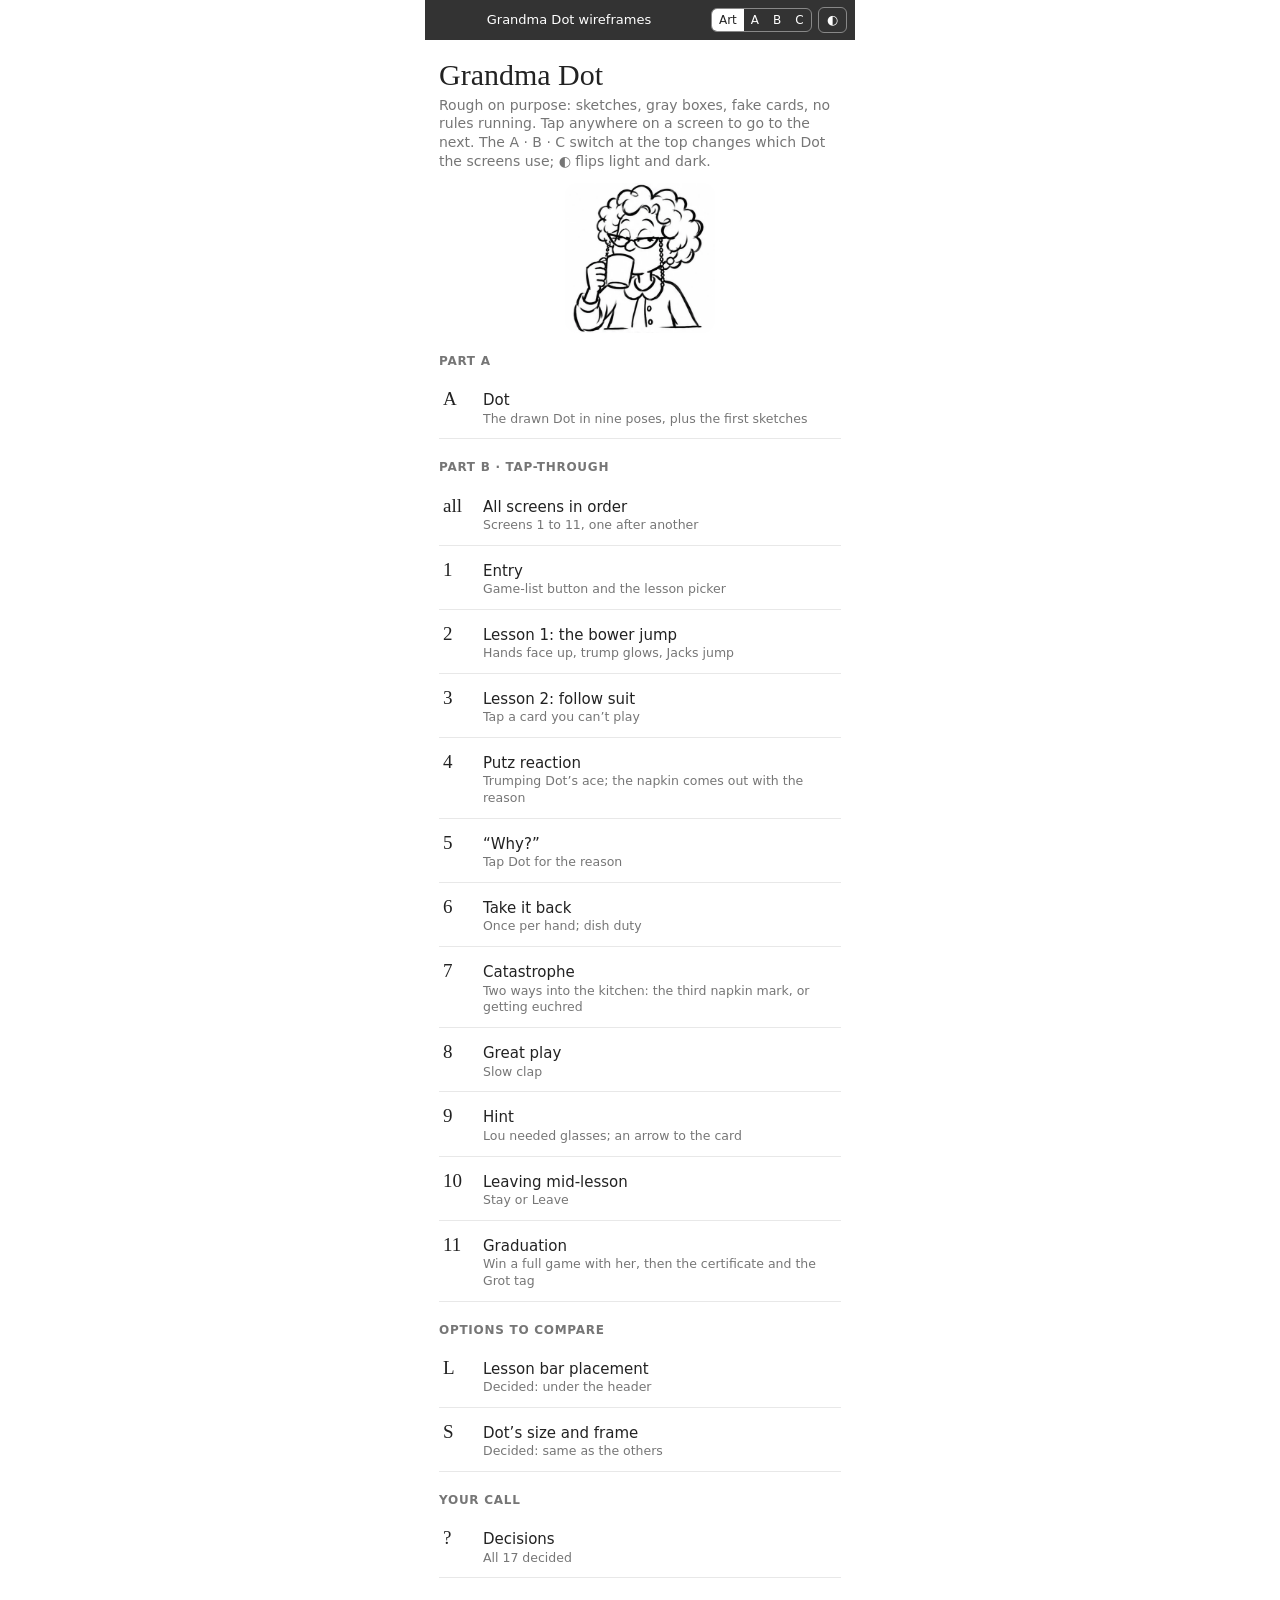
<file: p/bmuacrbv/wireframes/dot/index.html>
<!doctype html>
<html lang="en">
<head>
<meta charset="utf-8">
<meta name="viewport" content="width=device-width, initial-scale=1, viewport-fit=cover">
<meta name="robots" content="noindex, nofollow">
<title>Grandma Dot wireframes</title>
<!--
  Learn Euchre with Grandma Dot, Step 1: sketches and clickable wireframes.
  Deliberately rough: gray boxes, simple cards, fake data, tap to advance.
  No game rules run here and nothing is saved. Not linked from the game list,
  not saved for offline.
-->
<script>/* Light / Dark switch for checking the sketches; follows the phone unless you pick one. */(function(){var m=/[?&]theme=(light|dark)/.exec(location.search);if(m)document.documentElement.dataset.theme=m[1];})();</script>
<style>
:root{--bg:#fff;--ink:#222;--mute:#767676;--line:#bdbdbd;--fill:#e8e8e8;--mark:#ffe14d;--mark-ink:#222;--cap:#fff7cc;--capline:#e3cf63;--capink:#6a5a00;--shade:rgba(0,0,0,.35)}
@media (prefers-color-scheme:dark){:root:not([data-theme="light"]){--art-bg:#fff;--art-blend:normal;--bg:#18181a;--ink:#ececec;--mute:#9a9a9a;--line:#4d4d50;--fill:#2b2b2e;--mark:#e6c62e;--mark-ink:#1a1a1a;--cap:#33301a;--capline:#6b5c1a;--capink:#e9d77c;--shade:rgba(0,0,0,.6)}}
:root[data-theme="dark"]{--art-bg:#fff;--art-blend:normal;--bg:#18181a;--ink:#ececec;--mute:#9a9a9a;--line:#4d4d50;--fill:#2b2b2e;--mark:#e6c62e;--mark-ink:#1a1a1a;--cap:#33301a;--capline:#6b5c1a;--capink:#e9d77c;--shade:rgba(0,0,0,.6)}
*{box-sizing:border-box}
html,body{margin:0;min-height:100%;background:var(--bg);color:var(--ink);font:15px/1.35 system-ui,-apple-system,sans-serif;-webkit-tap-highlight-color:transparent}
button{font:inherit;color:inherit;background:none;border:0;padding:0;cursor:pointer}
#app{max-width:430px;margin:0 auto;min-height:100vh;display:flex;flex-direction:column;padding-bottom:env(safe-area-inset-bottom)}
.serif{font-family:Georgia,serif}
.occ{fill:var(--bg)}
svg.dot{display:block;width:100%;height:auto;overflow:visible}

/* wireframe chrome (not part of the design) */
.bar{position:sticky;top:0;z-index:30;display:flex;align-items:center;gap:6px;background:#333;color:#fff;padding:calc(env(safe-area-inset-top) + 7px) 8px 7px;font-size:13px}
.bar .b{border:1px solid #888;border-radius:6px;color:#fff;padding:3px 8px;font-size:13px}
.bar .where{flex:1;text-align:center;white-space:nowrap;overflow:hidden;text-overflow:ellipsis}
.bar .tk{display:flex;border:1px solid #888;border-radius:6px;overflow:hidden}
.bar .tk button{color:#fff;padding:3px 7px;font-size:12px}
.bar .tk button.on{background:#fff;color:#222}
.cap{background:var(--cap);border-bottom:1px solid var(--capline);color:var(--ink);padding:8px 12px;font-size:13.5px;min-height:52px}
.cap .tap{display:block;margin-top:3px;font-size:11.5px;color:var(--capink)}

/* home and lists */
.home{padding:14px 14px 40px}
.home h1{font:400 30px Georgia,serif;margin:4px 0 2px}
.home p{margin:4px 0 12px;color:var(--mute);font-size:14px}
.home h2{font-size:12px;text-transform:uppercase;letter-spacing:.06em;color:var(--mute);margin:20px 0 6px}
.home a{display:flex;gap:10px;align-items:baseline;padding:11px 4px;border-bottom:1px solid var(--fill);color:inherit;text-decoration:none}
.home a b{width:30px;flex:none;font-family:Georgia,serif;font-weight:400;font-size:19px}
.home a span{flex:1}
.home a small{display:block;color:var(--mute);font-size:12.5px}
.hero{display:flex;gap:6px;justify-content:center;margin:6px 0 4px}
.hero div{width:96px;text-align:center;font-size:12px;color:var(--mute)}

/* Part A gallery */
.gal{padding:10px 10px 40px}
.gal .takes{display:grid;grid-template-columns:repeat(3,1fr);gap:8px;margin-bottom:6px}
.gal .takes div{font-size:12px;line-height:1.3}
.gal .takes b{display:block;font:400 17px Georgia,serif}
.gal .takes small{color:var(--mute)}
.gal h3{margin:16px 0 2px;font-size:14px}
.gal h3 small{font-weight:400;color:var(--mute);margin-left:4px}
.gal .row{display:grid;grid-template-columns:repeat(3,1fr);gap:8px}
.gal .cell{border:1px solid var(--fill);border-radius:10px;padding:6px 6px 2px;position:relative}
.gal .cell i{position:absolute;left:6px;top:4px;font:normal 12px Georgia,serif;color:var(--mute)}
.big{position:fixed;inset:0;z-index:40;background:var(--shade);display:grid;place-items:center;padding:20px}
.big svg{color:var(--ink)}
.big div{background:var(--bg);border-radius:16px;padding:16px;width:min(90vw,360px);text-align:center;font-size:13px;color:var(--mute)}

/* the phone table */
.ph{flex:1;display:flex;flex-direction:column;padding:4px 12px 10px;position:relative;overflow:hidden;min-height:640px}
.hd{display:flex;justify-content:space-between;align-items:flex-end;border-bottom:1.5px solid var(--ink);padding:2px 0 5px}
.hd .t{font:400 26px Georgia,serif}
.hd .s{display:flex;gap:14px}
.hd .s div{text-align:center;line-height:1}
.hd .s b{display:block;font:400 25px Georgia,serif}
.hd .s span{font-size:11px;color:var(--mute)}
.ctl{display:flex;justify-content:space-between;font-size:12px;color:var(--mute);padding:5px 0 3px}
.ctl u{color:var(--ink)}
.lbar{display:flex;align-items:center;gap:8px;border:1.5px solid var(--line);border-radius:12px;padding:5px 6px 5px 10px;font-size:12.5px;margin:2px 0 4px}
.lbar .lx b{font-weight:600}
.lbar .pr{display:flex;gap:3px;margin-left:2px}
.lbar .pr i{width:7px;height:7px;border-radius:50%;border:1.2px solid var(--ink)}
.lbar .pr i.on{background:var(--ink)}
.lbar .grow{flex:1}
.pill{border:1.5px solid var(--ink);border-radius:99px;padding:4px 10px;font-size:12.5px;white-space:nowrap}
.pill.off{opacity:.35;border-style:dashed}
.pill.hot{background:var(--mark);color:var(--mark-ink);border-color:var(--mark)}
.lbar.bottom{margin:4px 0 0}

/* Dot's seat (Partner, across the table) */
.north{display:grid;grid-template-columns:1fr auto 1fr;align-items:center;gap:6px;min-height:92px;position:relative}
.dseat{display:flex;flex-direction:column;align-items:center;position:relative}
.dseat .fig{width:var(--dot,84px);color:var(--ink)}
.dseat .fig.ring{border:1.5px solid var(--ink);border-radius:50%;overflow:hidden;width:var(--dot,84px);height:var(--dot,84px);padding:0;background:var(--bg)}
/* In the circle, show head and shoulders a bit closer, like the other avatars. */
/* The drawn Dot: a white circle with her head and shoulders, or the whole drawing on white. */
.fig.art{position:relative;overflow:hidden;border-radius:50%;border:1.5px solid var(--ink);background:#fff;aspect-ratio:1;height:auto}
.fig.art img.crop{position:absolute;width:161%;max-width:none;left:-32%;top:-22%}
.dotfull{background:#fff;border-radius:14px;overflow:hidden}
.dotfull img{display:block;width:100%;height:auto}
.dotfull.bare{border-radius:12px;background:var(--art-bg,transparent)}
.dotfull.bare img{mix-blend-mode:var(--art-blend,multiply)}
.heroart{width:100%;border-radius:14px;background:#fff;display:block}
.gal .cell.art{padding:4px;background:#fff;color:#222;font-size:11px}
.gal .cell.art img{display:block;width:100%;height:auto}
.dseat .fig.ring svg{width:150%;max-width:none;margin:-1px 0 0 -25%}
.tag{font-size:11.5px;border:1.2px solid var(--ink);border-radius:5px;padding:0 6px;margin-top:2px;white-space:nowrap;background:var(--bg)}
.tag.grot{background:var(--mark);color:var(--mark-ink);border-color:var(--mark);font-weight:600}
.props{display:flex;align-items:flex-end;justify-content:flex-end;gap:6px;padding-right:4px}
.say{justify-self:start;position:relative;background:var(--ink);color:var(--bg);font-size:12.5px;line-height:1.3;padding:6px 9px;border-radius:12px;max-width:150px;animation:pop .25s ease-out}
.say::before{content:"";position:absolute;left:-5px;top:14px;border:5px solid transparent;border-left:0;border-right-color:var(--ink)}
.say.why{background:var(--bg);color:var(--ink);border:1.5px dashed var(--ink)}
.say.why::before{border-right-color:var(--ink)}
@keyframes pop{from{opacity:0;transform:scale(.9)}}
.dseat.tapme .fig{animation:ring 1.2s ease-in-out infinite;border-radius:50%}
@keyframes ring{50%{box-shadow:0 0 0 6px var(--mark)}}
.dhand{display:flex;gap:2px;margin-top:3px}

.napkin{width:38px;height:34px;color:var(--ink)}
.mugsm{width:22px;color:var(--ink)}
.napshow{position:absolute;left:50%;top:318px;z-index:15;text-align:center;pointer-events:none;transform:translate(-50%,-50%);animation:napin 3.4s ease forwards}
.napshow svg{width:262px;color:var(--ink);filter:drop-shadow(0 3px 8px rgba(0,0,0,.25))}
.napshow .ncap{display:inline-block;font:600 20px 'Bradley Hand','Segoe Print','Comic Sans MS',cursive;margin-top:4px;color:var(--bg);background:var(--ink);padding:2px 14px;border-radius:99px}
.napshow .new{stroke-dasharray:40;stroke-dashoffset:40;animation:draw .5s .8s forwards}
.napshow .newt{opacity:0;animation:fadeto .4s 1.2s forwards}
@keyframes fadeto{to{opacity:1}}
@keyframes napin{0%{opacity:0;transform:translate(-160%,-190%) scale(.18)}14%{opacity:1;transform:translate(-50%,-50%) scale(1)}84%{opacity:1;transform:translate(-50%,-50%) scale(1)}100%{opacity:0;transform:translate(-160%,-190%) scale(.18)}}
.napkin .new{stroke-dasharray:20;stroke-dashoffset:20;animation:draw .5s .7s forwards;stroke-width:2}
@keyframes draw{to{stroke-dashoffset:0}}

.mid{display:grid;grid-template-columns:58px 1fr 58px;gap:6px;align-items:center;margin:2px 0}
.side{display:flex;flex-direction:column;align-items:center;gap:3px;font-size:11.5px}
.av{width:40px;height:40px;border:1.5px solid var(--ink);border-radius:50%;background:var(--fill)}
.vh{display:flex;flex-direction:column;gap:1px;margin-top:2px}
.trick{border:1.5px dashed var(--line);border-radius:16px;height:196px;position:relative}
.trick .slot{position:absolute;transform:translate(-50%,-50%)}
.trick .N{left:50%;top:25%}.trick .S{left:50%;top:75%}.trick .W{left:22%;top:50%}.trick .E{left:78%;top:50%}
.trumpb{position:absolute;top:7px;left:9px;font-size:11px;color:var(--mute);line-height:1.2;z-index:2}
.trumpb b{display:block;font:400 24px Georgia,serif;color:var(--ink)}
.trumpb b.r{color:#cc1f2d}
.trick .note{position:absolute;inset:auto 0 6px;text-align:center;font-size:11.5px;color:var(--mute)}
.banner{position:absolute;left:50%;top:50%;transform:translate(-50%,-50%);background:var(--mark);color:var(--mark-ink);font-weight:600;padding:5px 12px;border-radius:99px;font-size:13px;white-space:nowrap;z-index:4;animation:pop .3s}
.me{display:flex;justify-content:center;align-items:center;gap:7px;font-size:13px;min-height:26px;position:relative}
.me i{width:22px;height:22px;border:1.5px solid var(--ink);border-radius:50%;background:var(--fill)}
.msg{text-align:center;font-size:14px;min-height:22px;padding:3px 4px}
.hand{display:flex;justify-content:center;gap:5px;padding:8px 0 4px;position:relative}

/* cards (white in both themes, like the real game) */
.cd{width:44px;height:62px;border:1.5px solid #1d1d1f;border-radius:5px;background:#fff;color:#1d1d1f;position:relative;font:600 16px system-ui,sans-serif;padding:3px 4px;flex:none;line-height:1;transition:transform .2s,opacity .2s}
.cd i{display:block;font-style:normal;font-weight:400;font-size:12px;margin-top:2px}
.cd.r{color:#c22}
.cd .p{position:absolute;right:4px;bottom:3px;font-size:18px;font-weight:400}
.cd.sm{width:24px;height:33px;font-size:11px;padding:2px 2px;border-radius:3px}
.cd.sm i{font-size:9px;margin-top:0}
.cd.sm .p{display:none}
.hand .cd{width:min(15vw,58px);height:calc(min(15vw,58px)*1.4);font-size:20px}
.hand .cd .p{font-size:26px}
.hand .cd i{font-size:15px}
.cd.glow{box-shadow:0 0 0 3px var(--mark)}
.cd.dim{opacity:.3}
.cd.shake{animation:shake .35s}
@keyframes shake{25%{transform:translateX(-5px)}75%{transform:translateX(5px)}}
.cd.up{transform:translateY(-10px)}
.cd.try{animation:pulse 1.1s infinite}
@keyframes pulse{50%{box-shadow:0 0 0 4px var(--mark)}}
.arrow{position:absolute;font-size:30px;line-height:1;color:var(--ink);animation:bob .8s ease-in-out infinite;z-index:5}
@keyframes bob{50%{transform:translateY(-6px)}}

/* the trump ladder (lesson 1) */
.ladder{position:absolute;left:8px;right:8px;top:36px;height:90px}
.ladder .lab{position:absolute;left:0;top:-22px;font-size:11.5px;color:var(--mute)}
.ladder .cd{position:absolute;transition:left .8s cubic-bezier(.3,1.5,.5,1),top .8s cubic-bezier(.3,1.5,.5,1)}
.ladder .cd.hop{animation:hop .8s ease-out}
@keyframes hop{40%{transform:translateY(-26px) rotate(-8deg)}}
.ladder .boss{position:absolute;top:39px;font-size:10.5px;color:var(--mute);white-space:nowrap;opacity:0;transition:opacity .4s .8s}
.ladder.done .boss{opacity:1}

/* rule card sliding in from the edge (lesson 2) */
.rule{position:absolute;right:0;top:268px;width:200px;background:var(--bg);border:1.5px solid var(--ink);border-right:0;border-radius:12px 0 0 12px;padding:9px 12px;font-size:13px;z-index:6;transform:translateX(105%);transition:transform .45s ease}
.rule b{display:block;font-size:12px;letter-spacing:.04em;text-transform:uppercase;margin-bottom:2px}
.rule.in{transform:translateX(0)}

/* sheets */
.ov{position:absolute;inset:0;background:var(--shade);display:grid;place-items:center;z-index:20;padding:16px}
.sheet{background:var(--bg);border:1.5px solid var(--ink);border-radius:16px;padding:16px;width:100%;text-align:center}
.sheet h2{font:400 28px Georgia,serif;margin:0 0 6px}
.sheet p{margin:0 0 12px;font-size:14px}
.btns{display:flex;gap:8px;justify-content:center}
.btn{border:1.5px solid var(--ink);border-radius:99px;padding:8px 18px;font-size:14px}
.btn.pri{background:var(--ink);color:var(--bg)}

/* game list mock */
.gl{padding:6px 14px}
.gl h1{font:400 30px Georgia,serif;margin:6px 0;border-bottom:1.5px solid var(--ink);padding-bottom:6px;display:flex;justify-content:space-between;align-items:flex-end}
.gl h1 u{font:13px system-ui;color:var(--ink)}
.grow-row{display:flex;align-items:center;gap:10px;padding:14px 2px;border-bottom:1.5px solid var(--fill)}
.grow-row .nm{flex:1}
.grow-row .nm b{display:block;font:400 30px Georgia,serif;line-height:1}
.grow-row .nm small{color:var(--mute);font-size:12.5px}
.grow-row.soon b{color:var(--mute)}
.learn{display:flex;align-items:center;gap:8px;border:1.5px solid var(--ink);border-radius:14px;padding:4px 12px 4px 6px;margin:-4px 2px 10px;font-size:14px;width:calc(100% - 4px)}
.learn .fig{width:40px}
.learn small{display:block;color:var(--mute);font-size:11.5px}
.learn.hot{box-shadow:0 0 0 3px var(--mark)}

/* lesson picker */
.pick{padding:8px 14px 20px}
.pick .top{display:grid;grid-template-columns:110px 1fr;gap:6px;align-items:center;margin:6px 0 8px}
.pick ol{list-style:none;margin:0;padding:0}
.pick li{display:flex;align-items:center;gap:10px;padding:10px 4px;border-bottom:1px solid var(--fill)}
.pick li .n{width:28px;height:28px;border:1.5px solid var(--ink);border-radius:50%;display:grid;place-items:center;font:400 16px Georgia,serif;flex:none}
.pick li.done .n{background:var(--ink);color:var(--bg)}
.pick li span{flex:1;font-size:14px}
.pick li small{display:block;color:var(--mute);font-size:12px}
.pick li em{font-style:normal;font-size:12px;color:var(--mute)}
.pick li.next{background:var(--fill);border-radius:10px}

/* kitchen interlude */
.kitchen{position:absolute;inset:0;z-index:25;background:var(--bg);display:flex;flex-direction:column;align-items:center;justify-content:center;gap:10px;padding:20px;animation:fadein .4s}
@keyframes fadein{from{opacity:0}}
.kitchen svg{width:100%;max-width:340px;color:var(--ink)}
.kitchen .why{border:1.5px solid var(--ink);border-radius:10px;padding:6px 12px;font-size:14px;text-align:center;max-width:300px}
.kitchen .why b{display:block;font-size:11px;letter-spacing:.06em;text-transform:uppercase;color:var(--mute);font-weight:600}
.kitchen .line{font:400 20px Georgia,serif;text-align:center;min-height:52px}
.kitchen .prog{width:70%;height:4px;background:var(--fill);border-radius:2px;overflow:hidden}
.kitchen .prog i{display:block;height:100%;background:var(--ink);width:0}
@keyframes fill{to{width:100%}}
.kitchen .skip{font-size:12px;color:var(--mute)}
.durs{display:flex;gap:6px;font-size:12px;align-items:center}
.durs button{border:1px solid var(--line);border-radius:6px;padding:2px 8px}
.durs button.on{background:var(--ink);color:var(--bg)}

/* certificate */
.cert{border:4px double var(--ink);border-radius:6px;padding:18px 14px;text-align:center;background:var(--bg);width:100%}
.cert h2{font:400 28px Georgia,serif;margin:0}
.cert .sub{font-size:12px;letter-spacing:.12em;text-transform:uppercase;color:var(--mute);margin:2px 0 12px}
.cert .who{font:italic 22px Georgia,serif;border-bottom:1px solid var(--ink);display:inline-block;padding:0 20px 2px;margin-bottom:10px}
.cert p{font:400 18px Georgia,serif;margin:8px 0 14px}
.cert .sig{display:flex;justify-content:space-between;align-items:flex-end;font-size:11px;color:var(--mute);margin-top:6px}
.cert .sig b{display:block;font:italic 30px 'Snell Roundhand','Brush Script MT',cursive;color:var(--ink);border-bottom:1px solid var(--ink);padding:0 10px;font-weight:400}
.cert .seal{width:56px;height:56px;border:1.5px dashed var(--ink);border-radius:50%;display:grid;place-items:center;font-size:10px;line-height:1.1;color:var(--ink)}

/* layout options */
.opt{font-size:12px;color:var(--mute);text-align:center;margin:4px 0}
.hint-ring{outline:2px dashed var(--mark);outline-offset:3px;border-radius:12px}
</style>
</head>
<body>
<div id="app"></div>
<script type="module" src="app.js"></script>
</body>
</html>
</file>
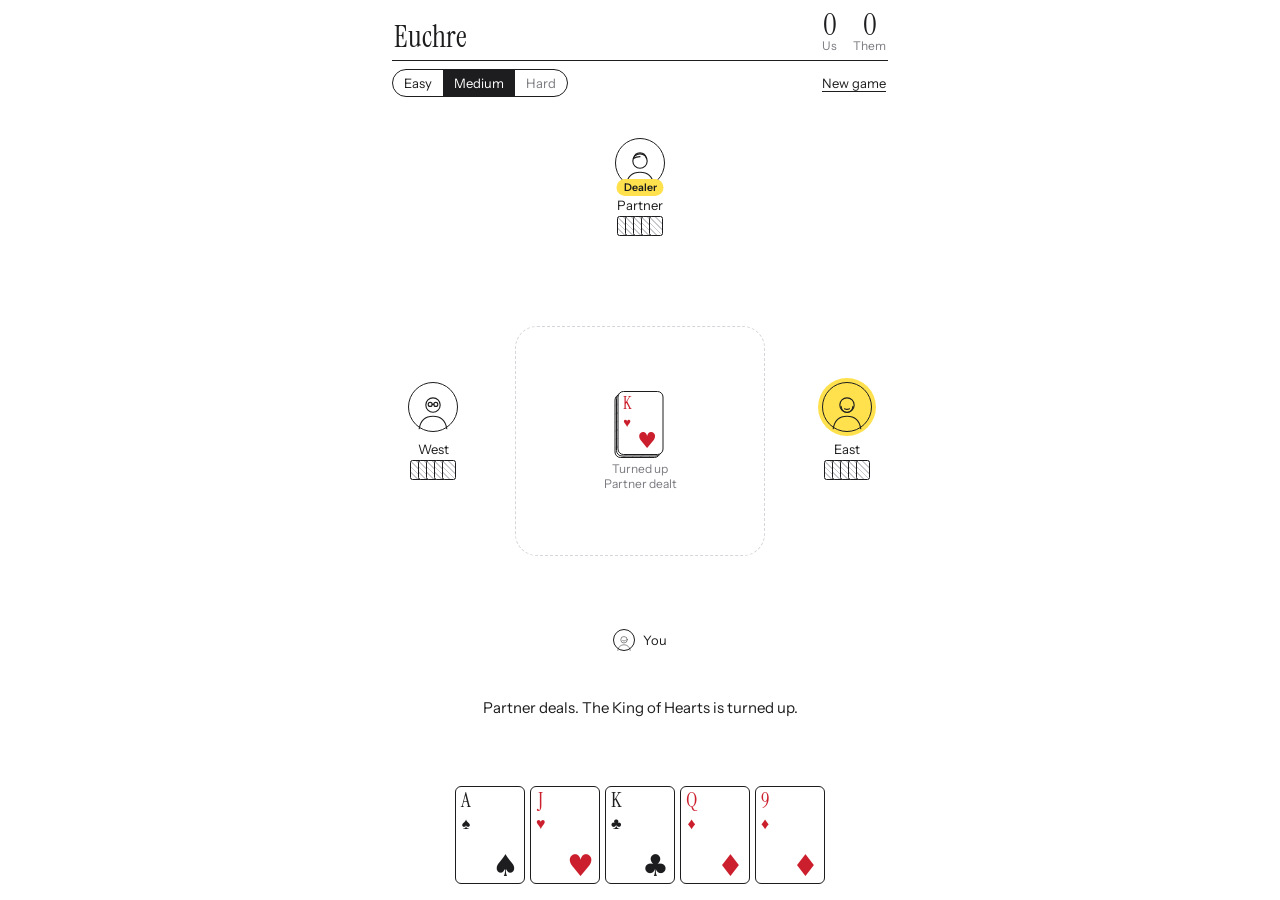
<file: euchre.html>
<!doctype html>
<html lang="en">
<head>
<meta charset="utf-8">
<meta name="viewport" content="width=device-width, initial-scale=1, viewport-fit=cover">
<meta name="apple-mobile-web-app-capable" content="yes">
<title>Euchre</title>
<link rel="preconnect" href="https://fonts.googleapis.com">
<link rel="preconnect" href="https://fonts.gstatic.com" crossorigin>
<link href="https://fonts.googleapis.com/css2?family=Instrument+Sans:wght@400;500;600&family=Instrument+Serif&display=swap" rel="stylesheet">
<style>
:root{
  --paper:#ffffff; --ink:#1d1d1f; --muted:#7a7a80; --faint:#d6d6da; --card:#ffffff;
  --red:#cc1f2d; --mark:#ffe14d; --mark-ink:#1d1d1f; --shade:rgba(29,29,31,.45);
  color-scheme:light;
  box-sizing:border-box;
  padding-top:env(safe-area-inset-top,0px);
  padding-bottom:env(safe-area-inset-bottom,0px);
}
@media (prefers-color-scheme: dark){
  :root:not([data-theme="light"]){
    --paper:#18181a; --ink:#efeff2; --muted:#94949b; --faint:#3a3a3f; --card:#202023;
    --red:#ff6b72; --mark:#e8c534; --mark-ink:#18181a; --shade:rgba(0,0,0,.6);
    color-scheme:dark;
  }
}
:root[data-theme="dark"]{
  --paper:#18181a; --ink:#efeff2; --muted:#94949b; --faint:#3a3a3f; --card:#202023;
  --red:#ff6b72; --mark:#e8c534; --mark-ink:#18181a; --shade:rgba(0,0,0,.6);
  color-scheme:dark;
}
html{height:100%;scroll-padding-top:env(safe-area-inset-top,0px)}
*,*::before,*::after{box-sizing:border-box}
body{margin:0;height:100%;background:var(--paper);color:var(--ink);
  font-family:'Instrument Sans',system-ui,-apple-system,'Helvetica Neue',sans-serif;font-size:15px;
  -webkit-tap-highlight-color:transparent;overscroll-behavior:none;-webkit-user-select:none;user-select:none}
button{font:inherit;color:inherit}
#app{max-width:520px;height:100%;margin:0 auto;display:flex;flex-direction:column;padding:6px 12px 8px}

/* header */
.top{display:flex;align-items:flex-end;justify-content:space-between;padding:4px 2px 8px;border-bottom:1.5px solid var(--ink)}
.title{font-family:'Instrument Serif',Georgia,serif;font-size:30px;line-height:1}
.scores{display:flex;gap:16px;align-items:flex-end}
.sc{display:flex;flex-direction:column;align-items:center;line-height:1}
.sc span{font-size:12px;color:var(--muted)}
.sc b{font-family:'Instrument Serif',Georgia,serif;font-weight:400;font-size:30px}
.sc.us b{position:relative}
.controls{display:flex;justify-content:space-between;align-items:center;padding:8px 0 2px;gap:8px}
.seg{display:flex;border:1.5px solid var(--ink);border-radius:999px;overflow:hidden}
.seg button{border:0;background:none;padding:5px 11px;font-size:13px;cursor:pointer}
.seg button[aria-pressed="true"]{background:var(--ink);color:var(--paper)}
.seg button:disabled{color:var(--muted);cursor:default}
.link{border:0;background:none;font-size:13px;text-decoration:underline;text-underline-offset:3px;cursor:pointer;padding:6px 2px}

/* table */
.table{flex:1;min-height:0;display:flex;flex-direction:column;justify-content:space-around;padding:4px 0}
.mid{display:flex;align-items:center;justify-content:space-between;gap:4px}
.seat{width:82px;display:flex;flex-direction:column;align-items:center;gap:3px;position:relative;transition:opacity .3s}
.seat.north{margin:0 auto}
.seat.out{opacity:.3}
.av{width:50px;height:50px;border:1.5px solid var(--ink);border-radius:50%;display:grid;place-items:center;background:var(--paper);position:relative}
.av svg{width:40px;height:40px;margin-top:6px}
.seat.turn .av{background:var(--mark);color:var(--mark-ink);box-shadow:0 0 0 4px var(--mark)}
.nm{font-size:13px;display:flex;align-items:center;gap:4px;white-space:nowrap}
.dl{background:var(--mark);color:var(--mark-ink);border-radius:999px;font-size:11px;font-weight:600;padding:2px 8px;line-height:1.3}
.dchip{position:absolute;bottom:-9px;left:50%;transform:translateX(-50%);background:var(--mark);color:var(--mark-ink);font-size:10.5px;font-weight:600;padding:2px 7px;border-radius:999px;white-space:nowrap;z-index:2}
.nm{margin-top:6px}
.tag{font-size:11px;color:var(--muted);min-height:14px;white-space:nowrap}
.fan{display:flex;height:22px}
.mini{width:14px;height:20px;border:1.2px solid #1d1d1f;border-radius:2.5px;margin-left:-6px;background:#fff;
  background-image:repeating-linear-gradient(45deg,#c9c9ce 0 1px,transparent 1px 4px)}
.mini:first-child{margin-left:0}
.bubble{position:absolute;top:-6px;left:50%;transform:translate(-50%,-100%);background:var(--ink);color:var(--paper);
  font-size:12px;padding:3px 9px;border-radius:10px;white-space:nowrap;animation:pop .25s ease-out;z-index:3}
.bubble::after{content:"";position:absolute;bottom:-4px;left:50%;margin-left:-4px;border:4px solid transparent;border-bottom:0;border-top-color:var(--ink)}
@keyframes pop{from{opacity:0;transform:translate(-50%,-80%)}}

.center{flex:1;position:relative;height:clamp(170px,28vh,230px);border:1.5px dashed var(--faint);border-radius:22px;max-width:250px}
.trump{position:absolute;top:8px;left:10px;font-size:12px;color:var(--muted);line-height:1.3}
.trump b{display:block;font-family:'Instrument Serif',Georgia,serif;font-weight:400;font-size:24px;color:var(--ink)}
.trump b.r{color:var(--red)}
.pile{position:absolute;left:50%;top:50%;transform:translate(-50%,-50%);display:flex;flex-direction:column;align-items:center;gap:6px}
.pile .stack{position:relative;width:var(--cw);height:var(--ch)}
.pile .stack .card{position:absolute;left:0;top:0}
.pile .stack .card:nth-child(1){transform:translate(-3px,3px)}
.pile .stack .card:nth-child(2){transform:translate(-1.5px,1.5px)}
.pile .cap{font-size:12px;color:var(--muted);text-align:center}
.slot{position:absolute}
.slot.N{top:8px;left:50%;transform:translateX(-50%)}
.slot.S{bottom:8px;left:50%;transform:translateX(-50%)}
.slot.W{left:10px;top:50%;transform:translateY(-50%)}
.slot.E{right:10px;top:50%;transform:translateY(-50%)}
.slot.enter.N{animation:inN .3s ease-out}.slot.enter.S{animation:inS .3s ease-out}
.slot.enter.W{animation:inW .3s ease-out}.slot.enter.E{animation:inE .3s ease-out}
@keyframes inN{from{opacity:0;transform:translate(-50%,-40px)}}
@keyframes inS{from{opacity:0;transform:translate(-50%,40px)}}
@keyframes inW{from{opacity:0;transform:translate(-40px,-50%)}}
@keyframes inE{from{opacity:0;transform:translate(40px,-50%)}}

/* cards */
.card{--cw:52px;--ch:73px;width:var(--cw);height:var(--ch);border:1.5px solid #1d1d1f;border-radius:6px;background:#fff;color:#1d1d1f;
  position:relative;padding:0;display:block;flex:none}
.center{--cw:46px;--ch:64px}
.center .card{--cw:46px;--ch:64px}
.card .ix{position:absolute;top:3px;left:5px;font-family:'Instrument Serif',Georgia,serif;font-size:17px;line-height:1;text-align:center}
.card .ix i{font-style:normal;display:block;font-size:13px;margin-top:.3em}
.card .pip{position:absolute;right:5px;bottom:2px;font-size:22px;line-height:1}
.card.red{color:#cc1f2d}
.card.back{background-image:repeating-linear-gradient(45deg,#c9c9ce 0 1px,transparent 1px 6px)}
.card.back::after{content:"";position:absolute;inset:4px;border:1px solid #c9c9ce;border-radius:3px}
.card.win{box-shadow:0 0 0 3px var(--mark)}

.me{display:flex;align-items:center;justify-content:center;gap:8px;min-height:26px;font-size:13px}
.me .dot{width:22px;height:22px;border:1.5px solid var(--ink);border-radius:50%;display:grid;place-items:center}
.me .dot svg{width:18px;height:18px;margin-top:3px}


/* status + actions */
.status{text-align:center;padding:6px 4px 2px;min-height:44px}
.status .msg{font-size:15px}
.status .tricks{font-size:12px;color:var(--muted);margin-top:2px}
.actions{display:flex;flex-wrap:wrap;justify-content:center;gap:8px;min-height:44px;align-items:center;padding:4px 0}
.btn{border:1.5px solid var(--ink);background:none;border-radius:999px;padding:9px 16px;font-size:15px;cursor:pointer;min-height:40px}
.btn.pri{background:var(--ink);color:var(--paper)}
.btn.suit{font-size:20px;width:48px;padding:6px 0}
.btn.suit.r{color:var(--red)}
.btn.tog[aria-pressed="true"]{background:var(--mark);color:var(--mark-ink);border-color:var(--ink)}
.btn:focus-visible,.card:focus-visible,.seg button:focus-visible,.link:focus-visible{outline:2px solid var(--ink);outline-offset:3px}

.hand{display:flex;justify-content:center;gap:5px;padding:6px 0 2px;min-height:calc(min(17.5vw,70px)*1.4 + 14px)}
.hand .card{--cw:min(17.5vw,70px);--ch:calc(var(--cw)*1.4);transition:transform .15s}
.hand .card .ix{font-size:21px}.hand .card .ix i{font-size:16px}
.hand .card .pip{font-size:30px}
.hand .card.can{cursor:pointer}
.hand .card.can:active{transform:translateY(-6px)}
.hand .card.no{opacity:.35}
.hand .card.discard{cursor:pointer}
.hand .card.picked{box-shadow:0 0 0 3px var(--mark);transform:translateY(-6px)}
.dealt{animation:deal .35s ease-out backwards}
@keyframes deal{from{opacity:0;transform:translateY(-30px) rotate(-6deg)}}

/* overlay */
.ov{position:fixed;inset:0;background:var(--shade);display:grid;place-items:center;padding:20px;z-index:10;animation:fade .2s}
@keyframes fade{from{opacity:0}}
.sheet{background:var(--paper);border:1.5px solid var(--ink);border-radius:18px;padding:22px 22px 18px;max-width:340px;width:100%;text-align:center}
.sheet h2{font-family:'Instrument Serif',Georgia,serif;font-weight:400;font-size:34px;margin:0 0 6px}
.sheet p{margin:0 0 16px;line-height:1.45;color:var(--ink)}
.sheet .fs{display:flex;justify-content:center;gap:28px;margin:4px 0 16px}
@media (prefers-reduced-motion: reduce){*{animation:none!important;transition:none!important}}
</style>
</head>
<body>
<div id="app"></div>
<script>
// ---------- constants ----------
const SUITS = ['S','H','C','D'];
const SYM = {S:'♠',H:'♥',C:'♣',D:'♦'};
const SNAME = {S:'Spades',H:'Hearts',C:'Clubs',D:'Diamonds'};
const RANKS = ['9','10','J','Q','K','A'];
const RV = {'9':1,'10':2,'J':3,'Q':4,'K':5,'A':6};
const NAMES = ['You','West','Partner','East'];
const POS = ['S','W','N','E'];
const sister = s => ({S:'C',C:'S',H:'D',D:'H'})[s];
const isRed = s => s==='H' || s==='D';
const team = p => p % 2;
const nextP = p => (p + 1) % 4;
const partnerOf = p => (p + 2) % 4;

// ---------- card rules ----------
function effSuit(c, t){ return (t && c.r==='J' && c.s===sister(t)) ? t : c.s; }
function power(c, t, led){
  if (t){
    if (c.r==='J' && c.s===t) return 200;
    if (c.r==='J' && c.s===sister(t)) return 190;
    if (c.s===t) return 100 + RV[c.r];
  }
  if (led && effSuit(c,t)===led) return 10 + RV[c.r];
  return 0;
}
function trumpVal(c, t){
  if (c.r==='J' && c.s===t) return 3;
  if (c.r==='J' && c.s===sister(t)) return 2.5;
  return {A:2,K:1.6,Q:1.3,'10':1.1,'9':1}[c.r];
}
// How good is this hand if suit t were trump? (~7 = worth calling)
function strength(hand, t){
  let v = 0;
  const nT = hand.filter(c => effSuit(c,t)===t).length;
  for (const c of hand){
    if (effSuit(c,t)===t) v += trumpVal(c,t);
    else if (c.r==='A') v += 1;
  }
  if (nT >= 2) for (const s of SUITS) if (s!==t && !hand.some(c => effSuit(c,t)===s)) v += 0.5;
  return v;
}
function cardName(c){ return (c.r==='A'?'Ace':c.r==='K'?'King':c.r==='Q'?'Queen':c.r==='J'?'Jack':c.r) + ' of ' + SNAME[c.s]; }

// ---------- state ----------
const S = { score:[0,0], dealer:0, difficulty:'medium', gen:0 };
const who = p => p===0 ? 'You' : NAMES[p];
const verb = (p, a, b) => p===0 ? a : b;
function later(fn, ms){ const g = S.gen; setTimeout(() => { if (g===S.gen) fn(); }, ms); }
function msg(t){ S.msg = t; }
function shuffle(a){ for (let i=a.length-1;i>0;i--){ const j=Math.floor(Math.random()*(i+1)); [a[i],a[j]]=[a[j],a[i]]; } return a; }
function nextActive(p){ let q = nextP(p); if (q===S.sitter) q = nextP(q); return q; }
const activeCount = () => S.sitter==null ? 4 : 3;

function sortHuman(){
  const t = S.trump;
  let order = ['S','H','C','D'];
  if (t){ const i = order.indexOf(t); order = order.slice(i).concat(order.slice(0,i)); }
  S.hands[0].sort((a,b) => {
    const sa = order.indexOf(effSuit(a,t)), sb = order.indexOf(effSuit(b,t));
    if (sa!==sb) return sa - sb;
    return power(b,t,effSuit(b,t)) - power(a,t,effSuit(a,t));
  });
}

// ---------- game flow ----------
function newGame(){
  S.gen++; S.score=[0,0]; S.overlay=null;
  S.dealer = Math.floor(Math.random()*4);
  newHand();
}
function newHand(){
  S.gen++;
  const deck = [];
  for (const s of SUITS) for (const r of RANKS) deck.push({s, r, id:r+s});
  shuffle(deck);
  S.hands = [[],[],[],[]];
  let p = nextP(S.dealer);
  for (let i=0;i<20;i++){ S.hands[p].push(deck[i]); p = nextP(p); }
  S.upcard = deck[20];
  Object.assign(S, { trump:null, maker:null, alone:false, sitter:null, turnedDown:null, trick:[], tricks:[0,0],
    said:{}, aloneToggle:false, upcardTaken:false, lastPlayed:null, winner:null, phase:'bid1', turn:nextP(S.dealer), passes:0, justDealt:true });
  sortHuman();
  msg(`${S.dealer===0 ? 'You deal' : NAMES[S.dealer] + ' deals'}. The ${cardName(S.upcard)} is turned up.`);
  render();
  later(step, 1000);
}
function step(){
  if (S.turn===0 && S.phase==='bid1') msg(`Your call: order up the ${SNAME[S.upcard.s].toLowerCase()}, or pass.`);
  if (S.turn===0 && S.phase==='bid2') msg('Your call: name a trump suit, or pass.');
  if (S.turn===0 && S.phase==='play') msg(S.trick.length ? 'Your turn. Tap a card to play.' : 'Your lead. Tap a card to play.');
  render();
  if (['bid1','bid2','play'].includes(S.phase) && S.turn!==0) later(botAct, S.phase==='play' ? 650 : 850);
}
function setTrump(suit, p, alone){
  S.trump = suit; S.maker = p; S.alone = !!alone;
  S.sitter = alone ? partnerOf(p) : null;
  sortHuman();
}
function bid1(p, order, alone){
  if (!order){
    S.said[p] = 'Pass'; S.passes++;
    msg(`${who(p)} ${verb(p,'pass','passes')}.`);
    if (S.passes===4){
      S.phase='bid2'; S.turnedDown=S.upcard.s; S.passes=0; S.said={}; S.turn=nextP(S.dealer);
      msg(`Everyone passed. ${SNAME[S.turnedDown]} are out — name another suit.`);
      render(); return later(step, 1200);
    }
    S.turn = nextP(S.turn); return step();
  }
  setTrump(S.upcard.s, p, alone);
  S.said[p] = (p===S.dealer ? 'I’ll take it' : 'Order up') + (alone ? ', alone' : '');
  msg(`${who(p)} ${p===S.dealer ? verb(p,'pick','picks') + ' it up' : verb(p,'order','orders') + ' it up'}. ${SNAME[S.trump]} are trump${alone ? ' — going alone' : ''}.`);
  S.turn = null;
  if (S.sitter !== S.dealer){
    S.hands[S.dealer].push(S.upcard); S.upcardTaken = true;
    if (S.dealer===0){
      sortHuman(); S.phase='discard';
      msg(`${p===0 ? 'You picked up' : who(p) + ' ordered you to pick up'} the ${cardName(S.upcard)} (raised in your hand). Tap any card to discard.`);
      return render();
    }
    botDiscard(S.dealer);
  }
  S.phase='called'; render(); later(startPlay, 1100);
}
function bid2(p, suit, alone){
  if (!suit){
    S.said[p]='Pass'; S.passes++;
    msg(`${who(p)} ${verb(p,'pass','passes')}.`);
    if (S.passes===4){
      S.phase='redeal'; S.turn=null; msg('Nobody called trump. Redealing.');
      render();
      return later(() => { S.dealer = nextP(S.dealer); newHand(); }, 1500);
    }
    S.turn = nextP(S.turn); return step();
  }
  setTrump(suit, p, alone);
  S.said[p] = SNAME[suit] + (alone ? ', alone' : '');
  msg(`${who(p)} ${verb(p,'call','calls')} ${SNAME[suit]}${alone ? ' and ' + verb(p,'go','goes') + ' alone' : ''}.`);
  S.turn=null; S.phase='called'; render(); later(startPlay, 1100);
}
function humanDiscard(id){
  S.hands[0] = S.hands[0].filter(c => c.id!==id);
  S.phase='called'; msg('Discarded. Play begins.'); render();
  later(startPlay, 600);
}
function startPlay(){
  S.phase='play'; S.said={}; S.trick=[];
  let lead = nextP(S.dealer); if (lead===S.sitter) lead = nextP(lead);
  S.turn = lead;
  if (lead!==0) msg(`${who(lead)} leads.`);
  step();
}
function legal(p){
  const h = S.hands[p];
  if (!S.trick.length) return h;
  const led = effSuit(S.trick[0].card, S.trump);
  const f = h.filter(c => effSuit(c,S.trump)===led);
  return f.length ? f : h;
}
function currentWinner(){
  const led = effSuit(S.trick[0].card, S.trump);
  let best = null;
  for (const e of S.trick){ const pw = power(e.card, S.trump, led); if (!best || pw > best.pw) best = {...e, pw}; }
  return best;
}
function play(p, card){
  S.hands[p] = S.hands[p].filter(c => c.id!==card.id);
  S.trick.push({p, card}); S.lastPlayed = card.id;
  if (S.trick.length===activeCount()){
    const w = currentWinner();
    S.winner = w.p; S.tricks[team(w.p)]++; S.turn = null;
    msg(`${who(w.p)} ${verb(w.p,'take','takes')} the trick.`);
    render();
    return later(() => {
      S.trick=[]; S.winner=null; S.lastPlayed=null;
      if (!S.hands[w.p].length) return endHand();
      S.turn = w.p; if (w.p!==0) msg(`${who(w.p)} ${verb(w.p,'lead','leads')}.`);
      step();
    }, 1300);
  }
  S.turn = nextActive(p);
  step();
}
function endHand(){
  const mt = team(S.maker), took = S.tricks[mt];
  let pts, tm, title;
  const us = mt===0;
  if (took >= 3){
    tm = mt; pts = took===5 ? (S.alone ? 4 : 2) : 1;
    title = took===5
      ? (us ? (S.alone ? 'Loner march!' : 'We marched!') : (S.alone ? 'They marched alone' : 'They marched'))
      : (us ? 'We made it' : 'They made it');
  }
  else { tm = 1 - mt; pts = 2; title = us ? 'We got euchred' : 'We euchred them!'; }
  S.score[tm] += pts;
  const body = `${who(S.maker)} called ${SNAME[S.trump]}${S.alone ? ' alone' : ''} and ${S.maker===0 ? 'your team' : (team(S.maker)===0 ? 'your team' : 'their team')} took ${took} of 5 tricks. ${tm===0 ? 'Your team' : 'Their team'} scores ${pts}.`;
  S.phase='handEnd'; S.turn=null;
  if (S.score[tm] >= 10){
    S.phase='gameOver';
    S.overlay = {title: tm===0 ? 'You win' : 'They win', body: body + ` Game over.`, btn:'Play again'};
  } else S.overlay = {title, body, btn:'Deal next hand'};
  render();
}

// ---------- bots ----------
function discardChoice(hand, t){
  let best=null, bc=1e9;
  for (const c of hand){
    let cost;
    if (effSuit(c,t)===t) cost = 100 + power(c,t,t);
    else {
      cost = c.r==='A' ? 40 : RV[c.r];
      const same = hand.filter(x => effSuit(x,t)===c.s).length;
      if (same===1 && c.r!=='A') cost -= 0.5; // prefer making a void
    }
    if (cost < bc){ bc = cost; best = c; }
  }
  return best;
}
function botDiscard(p){ const d = discardChoice(S.hands[p], S.trump); S.hands[p] = S.hands[p].filter(c => c!==d); }
function noise(){ return S.difficulty==='easy' ? (Math.random()*2.6 - 1.3) : 0; }
function canAlone(v){ return S.difficulty!=='easy' && v >= 10.5; }
function botBid1(p){
  const t = S.upcard.s; let v;
  if (p===S.dealer){
    const h = [...S.hands[p], S.upcard]; const d = discardChoice(h, t);
    v = strength(h.filter(c => c!==d), t);
  } else {
    v = strength(S.hands[p], t);
    v += (team(p)===team(S.dealer) ? 0.6 : -0.5) * trumpVal(S.upcard, t);
  }
  const order = v + noise() >= 7;
  bid1(p, order, order && canAlone(v));
}
function botBid2(p){
  let best=null, bv=-1;
  for (const s of SUITS){ if (s===S.turnedDown) continue; const v = strength(S.hands[p], s); if (v > bv){ bv=v; best=s; } }
  const call = bv + noise() >= 7;
  bid2(p, call ? best : null, call && canAlone(bv));
}
function cost(c, t){ return effSuit(c,t)===t ? 100 + power(c,t,t) : RV[c.r]; }
function lowest(cards, t){ return cards.slice().sort((a,b) => cost(a,t) - cost(b,t))[0]; }
function botPlay(p){
  const L = legal(p), t = S.trump;
  if (S.difficulty==='easy') return play(p, L[Math.floor(Math.random()*L.length)]);
  if (!S.trick.length){
    const trumps = L.filter(c => effSuit(c,t)===t).sort((a,b) => power(b,t,t) - power(a,t,t));
    const ours = team(S.maker)===team(p);
    if (trumps.length && ours && (trumps.length >= 2 || power(trumps[0],t,t)===200)) return play(p, trumps[0]);
    const aces = L.filter(c => effSuit(c,t)!==t && c.r==='A');
    if (aces.length) return play(p, aces[0]);
    const off = L.filter(c => effSuit(c,t)!==t);
    return play(p, off.length ? lowest(off,t) : trumps[trumps.length-1]);
  }
  const led = effSuit(S.trick[0].card, t);
  const w = currentWinner();
  const last = S.trick.length === activeCount() - 1;
  if (team(w.p)===team(p) && (last || w.pw >= 100 || w.card.r==='A')) return play(p, lowest(L,t));
  const beaters = L.filter(c => power(c,t,led) > w.pw).sort((a,b) => power(a,t,led) - power(b,t,led));
  if (beaters.length) return play(p, beaters[0]);
  play(p, lowest(L,t));
}
function botAct(){
  const p = S.turn; if (p==null || p===0) return;
  if (S.phase==='bid1') botBid1(p);
  else if (S.phase==='bid2') botBid2(p);
  else if (S.phase==='play') botPlay(p);
}

// ---------- rendering ----------
const AV = {
  0:'<path d="M27 27q5 4 10 0"/>',
  1:'<circle cx="27.5" cy="23" r="3.2"/><circle cx="36.5" cy="23" r="3.2"/><path d="M30.7 23h2.6"/>',
  2:'<path d="M21.5 20c1.5-6 5.5-9 10.5-9s9 3 10.5 9"/><path d="M21.5 20c3-2 6-3 10.5-3"/>',
  3:'<path d="M22.5 26c1 7 5 10 9.5 10s8.5-3 9.5-10"/><path d="M28 30q4 2 8 0"/>'
};
function avatar(p){
  return `<svg viewBox="0 0 64 64" fill="none" stroke="currentColor" stroke-width="1.8" stroke-linecap="round" stroke-linejoin="round" aria-hidden="true"><circle cx="32" cy="24" r="11.5"/><path d="M10 62c2-13 10.5-20 22-20s20 7 22 20"/>${AV[p]}</svg>`;
}
function cardHTML(c, cls='', attrs=''){
  if (!c) return `<div class="card back ${cls}" ${attrs}></div>`;
  const red = isRed(c.s) ? ' red' : '';
  return `<button class="card${red} ${cls}" ${attrs} aria-label="${cardName(c)}"><span class="ix">${c.r}<i>${SYM[c.s]}</i></span><span class="pip">${SYM[c.s]}</span></button>`;
}
function seatTag(p){
  if (p===S.sitter) return 'Sitting out';
  if (p===S.maker && S.trump) return `Called ${SYM[S.trump]}${S.alone ? ' alone' : ''}`;
  return '';
}
function seatHTML(p){
  const active = S.turn===p ? ' turn' : '';
  const out = p===S.sitter ? ' out' : '';
  const fan = S.hands[p].map((_,i) => `<div class="mini${S.justDealt ? ' dealt' : ''}" style="animation-delay:${i*90 + p*20}ms"></div>`).join('');
  const bubble = S.said[p] ? `<div class="bubble">${S.said[p]}</div>` : '';
  return `<div class="seat ${p===2?'north':''}${active}${out}">
    ${bubble}<div class="av">${avatar(p)}${S.dealer===p ? '<span class="dchip">Dealer</span>' : ''}</div>
    <div class="nm">${NAMES[p]}</div>
    <div class="fan">${fan}</div>
    <div class="tag">${seatTag(p)}</div></div>`;
}
function centerHTML(){
  let h = '';
  if (S.trump) h += `<div class="trump">Trump<b class="${isRed(S.trump) ? 'r' : ''}">${SYM[S.trump]}</b></div>`;
  if (S.phase==='bid1'){
    h += `<div class="pile"><div class="stack">${cardHTML(null)}${cardHTML(null)}${cardHTML(S.upcard)}</div><div class="cap">Turned up<br>${S.dealer===0 ? 'You dealt' : NAMES[S.dealer] + ' dealt'}</div></div>`;
  } else if (S.phase==='bid2' || (S.phase==='redeal')){
    h += `<div class="pile"><div class="stack">${cardHTML(null)}${cardHTML(null)}${cardHTML(null)}</div><div class="cap">${SYM[S.turnedDown]} turned down</div></div>`;
  } else if ((S.phase==='discard' || S.phase==='called') && S.upcardTaken){
    h += `<div class="pile"><div class="stack">${cardHTML(null)}${cardHTML(null)}${cardHTML(S.upcard)}</div><div class="cap">${S.dealer===0 ? 'You picked it up' : NAMES[S.dealer] + ' picked it up'}</div></div>`;
  } else {
    for (const e of S.trick){
      const enter = e.card.id===S.lastPlayed ? ' enter' : '';
      h += `<div class="slot ${POS[e.p]}${enter}">${cardHTML(e.card, S.winner===e.p ? 'win' : '', 'tabindex="-1"')}</div>`;
    }
  }
  return `<div class="center">${h}</div>`;
}
function actionsHTML(){
  if (S.turn===0 && S.phase==='bid1'){
    const lbl = S.dealer===0 ? 'Pick it up' : 'Order up';
    return `<button class="btn pri" data-act="order">${lbl} ${SYM[S.upcard.s]}</button>
      <button class="btn" data-act="pass">Pass</button>
      <button class="btn tog" data-act="alone" aria-pressed="${S.aloneToggle}">Go alone</button>`;
  }
  if (S.turn===0 && S.phase==='bid2'){
    return SUITS.filter(s => s!==S.turnedDown).map(s =>
      `<button class="btn suit${isRed(s) ? ' r' : ''}" data-act="call" data-s="${s}" aria-label="Call ${SNAME[s]}">${SYM[s]}</button>`).join('') +
      `<button class="btn" data-act="pass">Pass</button>
       <button class="btn tog" data-act="alone" aria-pressed="${S.aloneToggle}">Go alone</button>`;
  }
  return '';
}
function handHTML(){
  if (!S.hands) return '';
  const myTurn = S.phase==='play' && S.turn===0;
  const L = myTurn ? legal(0) : [];
  return S.hands[0].map((c,i) => {
    let cls = '';
    if (S.phase==='discard') cls = 'discard' + (c.id===S.upcard.id ? ' picked' : '');
    else if (myTurn) cls = L.includes(c) ? 'can' : 'no';
    if (S.justDealt) cls += ' dealt';
    const dis = (S.phase==='discard' || (myTurn && L.includes(c))) ? '' : 'tabindex="-1"';
    return cardHTML(c, cls, `data-card="${c.id}" ${dis} style="animation-delay:${i*90}ms"`);
  }).join('');
}
function render(){
  const app = document.getElementById('app');
  if (!S.hands){ app.innerHTML=''; return; }
  const meTurn = S.turn===0 ? ' turn' : '';
  const showTricks = ['play','handEnd','gameOver'].includes(S.phase);
  const diffs = [['easy','Easy'],['medium','Medium'],['hard','Hard']];
  app.innerHTML = `
    <header class="top">
      <div class="title">Euchre</div>
      <div class="scores">
        <div class="sc us"><b>${S.score[0]}</b><span>Us</span></div>
        <div class="sc"><b>${S.score[1]}</b><span>Them</span></div>
      </div>
    </header>
    <div class="controls">
      <div class="seg" role="group" aria-label="Computer difficulty">
        ${diffs.map(([k,l]) => `<button data-diff="${k}" aria-pressed="${S.difficulty===k}" ${k==='hard' ? 'disabled title="Coming soon"' : ''}>${l}</button>`).join('')}
      </div>
      <button class="link" data-act="new">New game</button>
    </div>
    <main class="table">
      ${seatHTML(2)}
      <div class="mid">${seatHTML(1)}${centerHTML()}${seatHTML(3)}</div>
      <div class="me${meTurn}"><span class="dot">${avatar(0)}</span>You${S.dealer===0 ? ' <span class="dl">Dealer</span>' : ''}${seatTag(0) ? ' <span class="tag">' + seatTag(0) + '</span>' : ''}</div>
    </main>
    <div class="status" aria-live="polite">
      <div class="msg">${S.msg || ''}</div>
      <div class="tricks">${showTricks ? `Tricks this hand: us ${S.tricks[0]}, them ${S.tricks[1]}` : '&nbsp;'}</div>
    </div>
    <div class="actions">${actionsHTML()}</div>
    <div class="hand">${handHTML()}</div>
    ${S.overlay ? `<div class="ov"><div class="sheet" role="dialog" aria-modal="true">
      <h2>${S.overlay.title}</h2>
      <div class="fs"><div class="sc"><b>${S.score[0]}</b><span>Us</span></div><div class="sc"><b>${S.score[1]}</b><span>Them</span></div></div>
      <p>${S.overlay.body}</p>
      <button class="btn pri" data-act="next">${S.overlay.btn}</button></div></div>` : ''}
  `;
  S.justDealt = false;
}

// ---------- input ----------
document.getElementById('app').addEventListener('click', e => {
  const d = e.target.closest('[data-diff]');
  if (d && !d.disabled){ S.difficulty = d.dataset.diff; return render(); }
  const a = e.target.closest('[data-act]');
  if (a){
    const act = a.dataset.act;
    if (act==='new') return newGame();
    if (act==='next'){
      if (S.phase==='gameOver') return newGame();
      S.overlay=null; S.dealer = nextP(S.dealer); return newHand();
    }
    if (S.turn!==0) return;
    if (act==='alone'){ S.aloneToggle = !S.aloneToggle; return render(); }
    if (act==='pass') return S.phase==='bid1' ? bid1(0,false) : bid2(0,null);
    if (act==='order' && S.phase==='bid1') return bid1(0, true, S.aloneToggle);
    if (act==='call' && S.phase==='bid2') return bid2(0, a.dataset.s, S.aloneToggle);
    return;
  }
  const c = e.target.closest('[data-card]');
  if (c){
    const id = c.dataset.card;
    if (S.phase==='discard') return humanDiscard(id);
    if (S.phase==='play' && S.turn===0){
      const card = legal(0).find(x => x.id===id);
      if (card) play(0, card);
    }
  }
});

newGame();
</script>
</body>
</html>
</file>
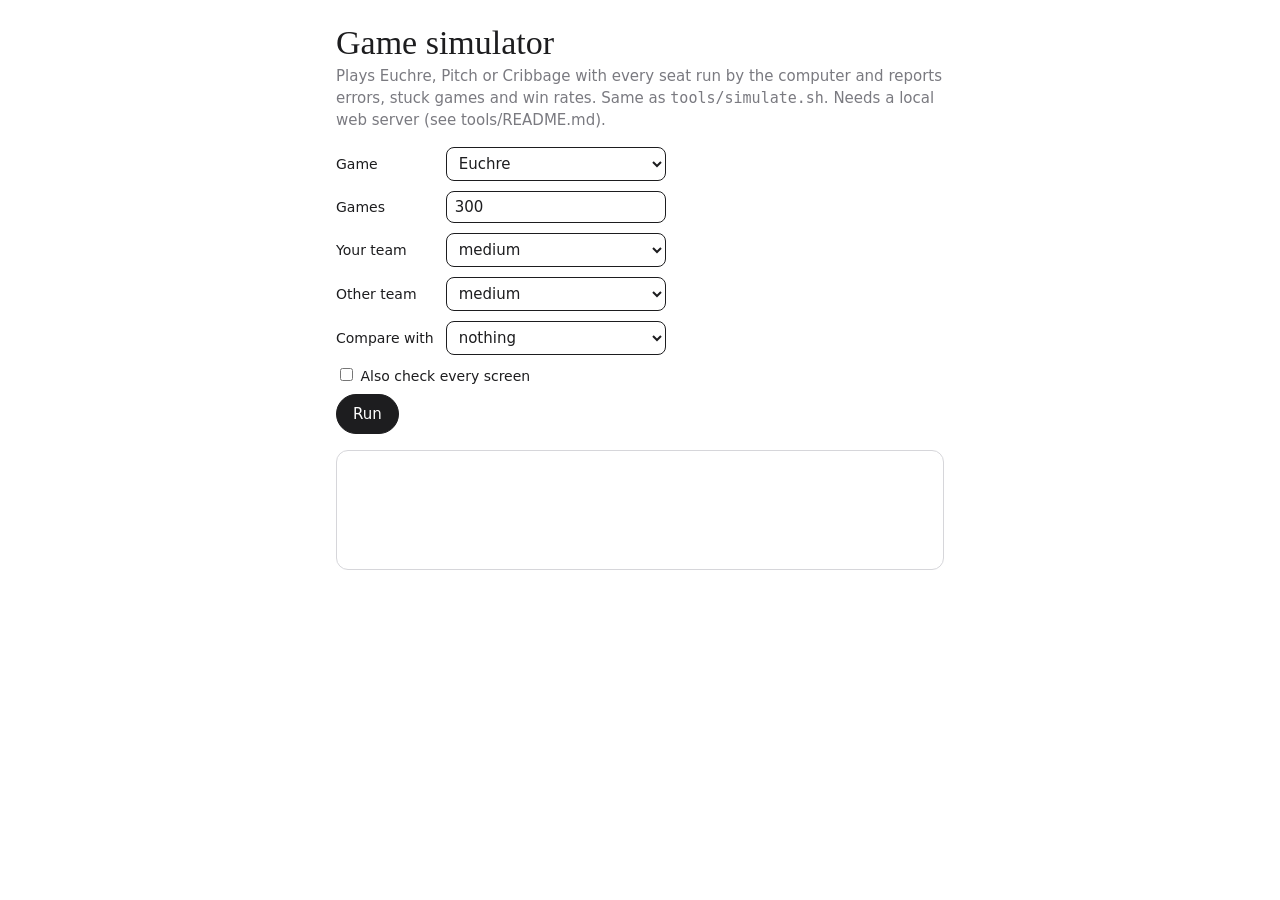
<file: tools/simulate.html>
<!doctype html>
<html lang="en">
<head>
<meta charset="utf-8">
<meta name="viewport" content="width=device-width, initial-scale=1">
<meta name="robots" content="noindex, nofollow">
<title>Game simulator</title>
<link rel="stylesheet" href="../shared/theme.css">
<link rel="stylesheet" href="../shared/parts.css">
<style>
  body{-webkit-user-select:text;user-select:text}
  main{max-width:640px;margin:0 auto;padding:16px}
  h1{font-family:var(--serif);font-weight:400;font-size:34px;margin:8px 0 4px}
  p{color:var(--muted);margin:0 0 16px;line-height:1.45}
  form{display:grid;grid-template-columns:auto 1fr;gap:10px 12px;align-items:center;margin-bottom:16px}
  label{font-size:14px}
  input,select{font:inherit;color:inherit;background:var(--paper);border:1.5px solid var(--ink);border-radius:8px;padding:6px 8px;max-width:220px}
  .row{grid-column:1/-1;display:flex;gap:10px;align-items:center}
  pre{white-space:pre-wrap;border:1.5px solid var(--faint);border-radius:12px;padding:12px;font-size:13px;min-height:120px}
</style>
</head>
<body>
<main>
  <h1>Game simulator</h1>
  <p>Plays Euchre, Pitch or Cribbage with every seat run by the computer and reports errors, stuck games and win rates. Same as <code>tools/simulate.sh</code>. Needs a local web server (see tools/README.md).</p>
  <form id="f">
    <label for="game">Game</label><select id="game"><option value="euchre">Euchre</option><option value="pitch">Pitch</option><option value="cribbage">Cribbage</option></select>
    <label for="games">Games</label><input id="games" type="number" min="1" value="300">
    <label for="us">Your team</label><select id="us"><option>easy</option><option selected>medium</option><option>hard</option></select>
    <label for="them">Other team</label><select id="them"><option>easy</option><option selected>medium</option><option>hard</option></select>
    <label for="cmp">Compare with</label>
    <select id="cmp">
      <option value="">nothing</option>
      <option value="baselines/euchre-v0.1.0-easy.json">v0.1.0, easy vs easy</option>
      <option value="baselines/euchre-v0.1.0-medium.json">v0.1.0, medium vs medium</option>
      <option value="baselines/euchre-v0.2.2-easy.json">v0.2.2, easy vs easy</option>
      <option value="baselines/euchre-v0.2.2-medium.json">v0.2.2, medium vs medium</option>
      <option value="baselines/euchre-v0.3.0-easy.json">v0.3.0, easy vs easy</option>
      <option value="baselines/euchre-v0.3.0-medium.json">v0.3.0, medium vs medium</option>
      <option value="baselines/euchre-v0.3.0-hard.json">v0.3.0, hard vs hard</option>
      <option value="baselines/pitch-v0.1.0-easy.json">Pitch v0.1.0, easy vs easy</option>
      <option value="baselines/pitch-v0.1.0-medium.json">Pitch v0.1.0, medium vs medium</option>
      <option value="baselines/pitch-v0.1.0-hard.json">Pitch v0.1.0, hard vs hard</option>
    </select>
    <div class="row"><label><input id="render" type="checkbox"> Also check every screen</label></div>
    <div class="row"><button class="btn pri" id="go">Run</button></div>
  </form>
  <pre id="out" aria-live="polite"></pre>
</main>
<script type="module">
import { runGames, compareRuns, margin } from './sim-core.js';
import { euchreGame } from './euchre-sim.js';
import { pitchGame } from './pitch-sim.js';
import { cribbageGame } from './cribbage-sim.js';
const $ = id => document.getElementById(id);
const out = $('out');
const say = t => { out.textContent += t + '\n'; };

$('f').addEventListener('submit', async e => {
  e.preventDefault();
  out.textContent = ''; $('go').disabled = true;
  const us = $('us').value, them = $('them').value, count = +$('games').value, render = $('render').checked;
  say(`Playing ${count} games: us ${us}, them ${them}…`);
  await new Promise(r => setTimeout(r, 30)); // let the page update before the busy part
  const make = { euchre: euchreGame, pitch: pitchGame, cribbage: cribbageGame }[$('game').value];
  const run = runGames(make({ us, them, render }), { count });
  const s = run.summary, pct = x => (100 * x).toFixed(1) + '%';
  say(`Finished: ${s.finished} of ${s.played}   errors or stuck: ${run.problems.length}`);
  say(`Us won ${s.usWins}, them ${s.themWins}: us ${pct(s.usWinRate)} ± ${pct(margin(s.usWinRate, s.finished))}`);
  say(`Average hands per game: ${s.avgHands.toFixed(1)}   time: ${s.seconds.toFixed(1)}s`);
  run.problems.slice(0, 20).forEach(p => say('  ' + p));
  let ok = !run.problems.length;
  if ($('cmp').value) {
    const other = await (await fetch($('cmp').value)).json();
    const diffs = compareRuns(run.games, other.games);
    if (diffs.length) { ok = false; say(`DIFFERENT in ${diffs.length} places:`); diffs.slice(0, 20).forEach(d => say('  ' + d)); }
    else say('Identical: same moves and scores in every game' + (render ? ', same screens too.' : '.'));
  }
  say(ok ? 'RESULT: OK' : 'RESULT: PROBLEMS FOUND');
  $('go').disabled = false;
});
</script>
</body>
</html>
</file>
<file: shared/theme.css>
/* Theme: colors (light and dark), fonts and page basics shared by every game.
   Fonts come from Google Fonts; each page links them in its <head>:
   Instrument Serif (headings, scores, card ranks) and Instrument Sans (text).

   Dark mode follows the phone's setting, unless the page sets
   data-theme="light" or data-theme="dark" on <html> (see theme.js). */
:root{
  --paper:#ffffff; --ink:#1d1d1f; --muted:#7a7a80; --faint:#d6d6da; --card:#ffffff;
  --red:#cc1f2d; --mark:#ffe14d; --mark-ink:#1d1d1f; --shade:rgba(29,29,31,.45);
  --serif:'Instrument Serif',Georgia,serif;
  --sans:'Instrument Sans',system-ui,-apple-system,'Helvetica Neue',sans-serif;
  color-scheme:light;
  box-sizing:border-box;
  padding-top:env(safe-area-inset-top,0px);
  padding-bottom:env(safe-area-inset-bottom,0px);
}
@media (prefers-color-scheme: dark){
  :root:not([data-theme="light"]){
    --paper:#18181a; --ink:#efeff2; --muted:#94949b; --faint:#3a3a3f; --card:#202023;
    --red:#ff6b72; --mark:#e8c534; --mark-ink:#18181a; --shade:rgba(0,0,0,.6);
    color-scheme:dark;
  }
}
:root[data-theme="dark"]{
  --paper:#18181a; --ink:#efeff2; --muted:#94949b; --faint:#3a3a3f; --card:#202023;
  --red:#ff6b72; --mark:#e8c534; --mark-ink:#18181a; --shade:rgba(0,0,0,.6);
  color-scheme:dark;
}
html{height:100%;scroll-padding-top:env(safe-area-inset-top,0px)}
*,*::before,*::after{box-sizing:border-box}
body{margin:0;height:100%;background:var(--paper);color:var(--ink);
  font-family:var(--sans);font-size:15px;
  -webkit-tap-highlight-color:transparent;overscroll-behavior:none;-webkit-user-select:none;user-select:none}
button{font:inherit;color:inherit}
#app{max-width:520px;min-height:100%;margin:0 auto;display:flex;flex-direction:column;padding:6px 12px 8px}
@media (prefers-reduced-motion: reduce){*{animation:none!important;transition:none!important}}
</file>
<file: shared/parts.css>
/* Styles for the shared game parts (see table.js, cards.js, ui.js).
   Load after theme.css. A game's own styles go after this file. */

/* header: title and scores */
.top{display:flex;align-items:flex-end;justify-content:space-between;padding:4px 2px 8px;border-bottom:1.5px solid var(--ink)}
.title{font-family:var(--serif);font-size:30px;line-height:1}
.scores{display:flex;gap:16px;align-items:flex-end}
.sc{display:flex;flex-direction:column;align-items:center;line-height:1}
.sc span{font-size:12px;color:var(--muted)}
.sc b{font-family:var(--serif);font-weight:400;font-size:30px}
.sc.us b{position:relative}
.controls{display:flex;justify-content:space-between;align-items:center;padding:8px 0 2px;gap:8px}
.seg{display:flex;border:1.5px solid var(--ink);border-radius:999px;overflow:hidden}
.seg button{border:0;background:none;padding:5px 11px;font-size:13px;cursor:pointer}
.seg button[aria-pressed="true"]{background:var(--ink);color:var(--paper)}
.seg button:disabled{color:var(--muted);cursor:default}
.link{border:0;background:none;font-size:13px;text-decoration:underline;text-underline-offset:3px;cursor:pointer;padding:6px 2px}

/* table: seats around a center play area */
/* The table fills the spare height, but never shrinks below what it holds: on a short
   screen the page scrolls a little instead of the table running under the text below. */
.table{flex:1 0 auto;display:flex;flex-direction:column;justify-content:space-around;padding:4px 0}
.mid{display:flex;align-items:center;justify-content:space-between;gap:4px}
.seat{width:82px;display:flex;flex-direction:column;align-items:center;gap:3px;position:relative;transition:opacity .3s}
.seat.north{margin:0 auto}
.seat.out{opacity:.3}
.av{width:50px;height:50px;border:1.5px solid var(--ink);border-radius:50%;display:grid;place-items:center;background:var(--paper);position:relative}
.av svg{width:40px;height:40px;margin-top:6px}
.seat.turn .av{background:var(--mark);color:var(--mark-ink);box-shadow:0 0 0 4px var(--mark)}
.nm{font-size:13px;display:flex;align-items:center;gap:4px;white-space:nowrap}
.dl{background:var(--mark);color:var(--mark-ink);border-radius:999px;font-size:11px;font-weight:600;padding:2px 8px;line-height:1.3}
.dchip{position:absolute;bottom:-9px;left:50%;transform:translateX(-50%);background:var(--mark);color:var(--mark-ink);font-size:10.5px;font-weight:600;padding:2px 7px;border-radius:999px;white-space:nowrap;z-index:2}
.nm{margin-top:6px}
.tag{font-size:11px;color:var(--muted);min-height:14px;white-space:nowrap}
.fan{display:flex;height:22px}
.mini{width:14px;height:20px;border:1.2px solid #1d1d1f;border-radius:2.5px;margin-left:-6px;background:#fff;
  background-image:repeating-linear-gradient(45deg,#c9c9ce 0 1px,transparent 1px 4px)}
.mini:first-child{margin-left:0}
.bubble{position:absolute;top:-6px;left:50%;transform:translate(-50%,-100%);background:var(--ink);color:var(--paper);
  font-size:12px;padding:3px 9px;border-radius:10px;white-space:nowrap;animation:pop .25s ease-out;z-index:3}
.bubble::after{content:"";position:absolute;bottom:-4px;left:50%;margin-left:-4px;border:4px solid transparent;border-bottom:0;border-top-color:var(--ink)}
@keyframes pop{from{opacity:0;transform:translate(-50%,-80%)}}

.center{flex:1;position:relative;height:clamp(170px,28vh,230px);border:1.5px dashed var(--faint);border-radius:22px;max-width:250px}
.slot{position:absolute}
.slot.N{top:8px;left:50%;transform:translateX(-50%)}
.slot.S{bottom:8px;left:50%;transform:translateX(-50%)}
.slot.W{left:10px;top:50%;transform:translateY(-50%)}
.slot.E{right:10px;top:50%;transform:translateY(-50%)}
.slot.enter.N{animation:inN .3s ease-out}.slot.enter.S{animation:inS .3s ease-out}
.slot.enter.W{animation:inW .3s ease-out}.slot.enter.E{animation:inE .3s ease-out}
@keyframes inN{from{opacity:0;transform:translate(-50%,-40px)}}
@keyframes inS{from{opacity:0;transform:translate(-50%,40px)}}
@keyframes inW{from{opacity:0;transform:translate(-40px,-50%)}}
@keyframes inE{from{opacity:0;transform:translate(40px,-50%)}}

/* the end of a trick: its cards slide toward the winner's seat */
.center.take-N .slot .card{animation:takeN .45s ease-in forwards}
.center.take-S .slot .card{animation:takeS .45s ease-in forwards}
.center.take-W .slot .card{animation:takeW .45s ease-in forwards}
.center.take-E .slot .card{animation:takeE .45s ease-in forwards}
@keyframes takeN{to{transform:translateY(-150px) scale(.45);opacity:0}}
@keyframes takeS{to{transform:translateY(150px) scale(.45);opacity:0}}
@keyframes takeW{to{transform:translateX(-140px) scale(.45);opacity:0}}
@keyframes takeE{to{transform:translateX(140px) scale(.45);opacity:0}}
@media (prefers-reduced-motion:reduce){.center[class*="take-"] .slot .card{animation:none;opacity:.4}}

/* two-seat tables (2-player games): one opponent across, no side seats */
.table.two .mid{justify-content:center}
.table.two .center{max-width:320px}

/* cards: white with black and red suits, in both themes */
.card{--cw:52px;--ch:73px;width:var(--cw);height:var(--ch);border:1.5px solid #1d1d1f;border-radius:6px;background:#fff;color:#1d1d1f;
  position:relative;padding:0;display:block;flex:none}
.center{--cw:46px;--ch:64px}
.center .card{--cw:46px;--ch:64px}
/* The card's number or letter: bold sans so it reads at a glance. The suit under it stays as it was. */
.card .ix{position:absolute;top:3px;left:4px;font-family:var(--sans);font-weight:600;font-size:18px;letter-spacing:-.04em;line-height:1;text-align:center}
.card .ix i{font-style:normal;font-weight:400;letter-spacing:0;display:block;font-size:13px;margin-top:.25em}
.card .pip{position:absolute;right:5px;bottom:2px;font-size:22px;line-height:1}
.card.red{color:#cc1f2d}
.card.back{background-image:repeating-linear-gradient(45deg,#c9c9ce 0 1px,transparent 1px 6px)}
.card.back::after{content:"";position:absolute;inset:4px;border:1px solid #c9c9ce;border-radius:3px}
.card.win{box-shadow:0 0 0 3px var(--mark)}

/* your own seat, under the table */
.me{display:flex;align-items:center;justify-content:center;gap:8px;min-height:26px;font-size:13px}
.me .dot{width:22px;height:22px;border:1.5px solid var(--ink);border-radius:50%;display:grid;place-items:center}
.me .dot svg{width:18px;height:18px;margin-top:3px}

/* status line and action buttons */
.status{text-align:center;padding:6px 4px 2px;min-height:44px}
.status .msg{font-size:15px}
.status .tricks{font-size:12px;color:var(--muted);margin-top:2px}
.actions{display:flex;flex-wrap:wrap;justify-content:center;gap:8px;min-height:44px;align-items:center;padding:4px 0}
.btn{border:1.5px solid var(--ink);background:none;border-radius:999px;padding:9px 16px;font-size:15px;cursor:pointer;min-height:40px}
.btn.pri{background:var(--ink);color:var(--paper)}
.btn.suit{font-size:20px;width:48px;padding:6px 0}
.btn.suit.r{color:var(--red)}
.btn.tog[aria-pressed="true"]{background:var(--mark);color:var(--mark-ink);border-color:var(--ink)}
.btn:focus-visible,.card:focus-visible,.seg button:focus-visible,.link:focus-visible{outline:2px solid var(--ink);outline-offset:3px}

/* your hand */
.hand{display:flex;justify-content:center;gap:5px;padding:6px 0 2px;min-height:calc(min(17.5vw,70px)*1.4 + 14px)}
/* Card width: normally 17.5% of the screen (max 70px), but never wider than
   lets all --n cards fit across the game area (520px max, 12px side padding, 5px gaps). */
.hand .card{--cw:min(17.5vw,70px,calc((min(100vw,520px) - 24px - (var(--n,5) - 1)*5px)/var(--n,5)));
  --ch:calc(var(--cw)*1.4);transition:transform .15s}
.hand .card .ix{font-size:23px}.hand .card .ix i{font-size:16px}
.hand .card .pip{font-size:30px}
.hand .card.can{cursor:pointer}
.hand .card.can:active{transform:translateY(-6px)}
.hand .card.no{opacity:.35}
.hand .card.discard{cursor:pointer}
.hand .card.picked{box-shadow:0 0 0 3px var(--mark);transform:translateY(-6px)}
.dealt{animation:deal .35s ease-out backwards}
@keyframes deal{from{opacity:0;transform:translateY(-30px) rotate(-6deg)}}

/* sheets: end of hand, game over, rules */
.ov{position:fixed;inset:0;background:var(--shade);display:grid;place-items:center;padding:20px;z-index:10;animation:fade .2s}
@keyframes fade{from{opacity:0}}
.sheet{background:var(--paper);border:1.5px solid var(--ink);border-radius:18px;padding:22px 22px 18px;max-width:340px;width:100%;text-align:center}
.sheet h2{font-family:var(--serif);font-weight:400;font-size:34px;margin:0 0 6px}
.sheet p{margin:0 0 16px;line-height:1.45;color:var(--ink)}
.sheet .fs{display:flex;justify-content:center;gap:28px;margin:4px 0 16px}

/* menu, footer (version, feedback) and long scrolling sheets like the rules */
.menu{display:flex;align-items:center;gap:10px}
.foot{display:flex;justify-content:center;align-items:center;gap:6px;font-size:11px;color:var(--muted);padding:2px 0 0}
.foot a{color:inherit;text-underline-offset:3px;padding:4px 2px}
.rules{max-height:calc(100dvh - 40px);overflow-y:auto;-webkit-overflow-scrolling:touch;text-align:left;
  -webkit-user-select:text;user-select:text;overscroll-behavior:contain}
.rules h2{text-align:center}
.rules h3{font-size:13px;font-weight:600;margin:14px 0 4px}
.rules p,.rules li{font-size:14px;line-height:1.45;margin:0 0 6px}
.rules ul{margin:0 0 6px;padding-left:18px}
.rules .done{display:flex;justify-content:center;margin-top:14px}

/* menu and settings sheet */
.menu-actions{display:flex;flex-direction:column;gap:8px;margin:10px 0 4px}
.set{text-align:left}
.set h3{font-size:13px;font-weight:600;margin:16px 0 6px}
.set .seg button{flex:1;padding:7px 6px;font-size:14px}
.menu-foot{display:flex;justify-content:space-between;align-items:center;margin-top:20px}
.menu-foot .link{font-size:15px;color:inherit}
.sheet{max-height:calc(100dvh - 40px);overflow-y:auto;overscroll-behavior:contain}
.set .about{font-size:13px;color:var(--ink);margin:8px 0 0;text-align:left;line-height:1.4}
.set .about + .note{margin-top:4px}
.set .note{font-size:12px;color:var(--muted);margin:6px 0 4px;text-align:left;line-height:1.35}
.set + .menu-actions{margin-top:14px}
.controls .lvl{font-size:13px;color:var(--muted)}

/* phone held sideways: show the "turn your phone upright" note instead of the game (see ui.js) */
.rotate{display:none}
@media (orientation: landscape) and (max-height: 500px){
  #app, #sheet{display:none !important}
  .rotate{display:flex;position:fixed;inset:0;flex-direction:column;align-items:center;justify-content:center;
    gap:6px;padding:24px;text-align:center;background:var(--paper);color:var(--ink);z-index:20}
  .rotate svg{width:56px;height:56px;margin-bottom:6px}
  .rotate h2{font-family:var(--serif);font-weight:400;font-size:30px;margin:0}
  .rotate p{margin:0;color:var(--muted);font-size:15px;max-width:340px;line-height:1.4}
}

/* "Changing levels will start a new game. Continue?" */
.ask{font-size:17px;margin:6px 0 18px;line-height:1.4}
.ask-btns{display:flex;gap:8px;justify-content:center}
</file>
